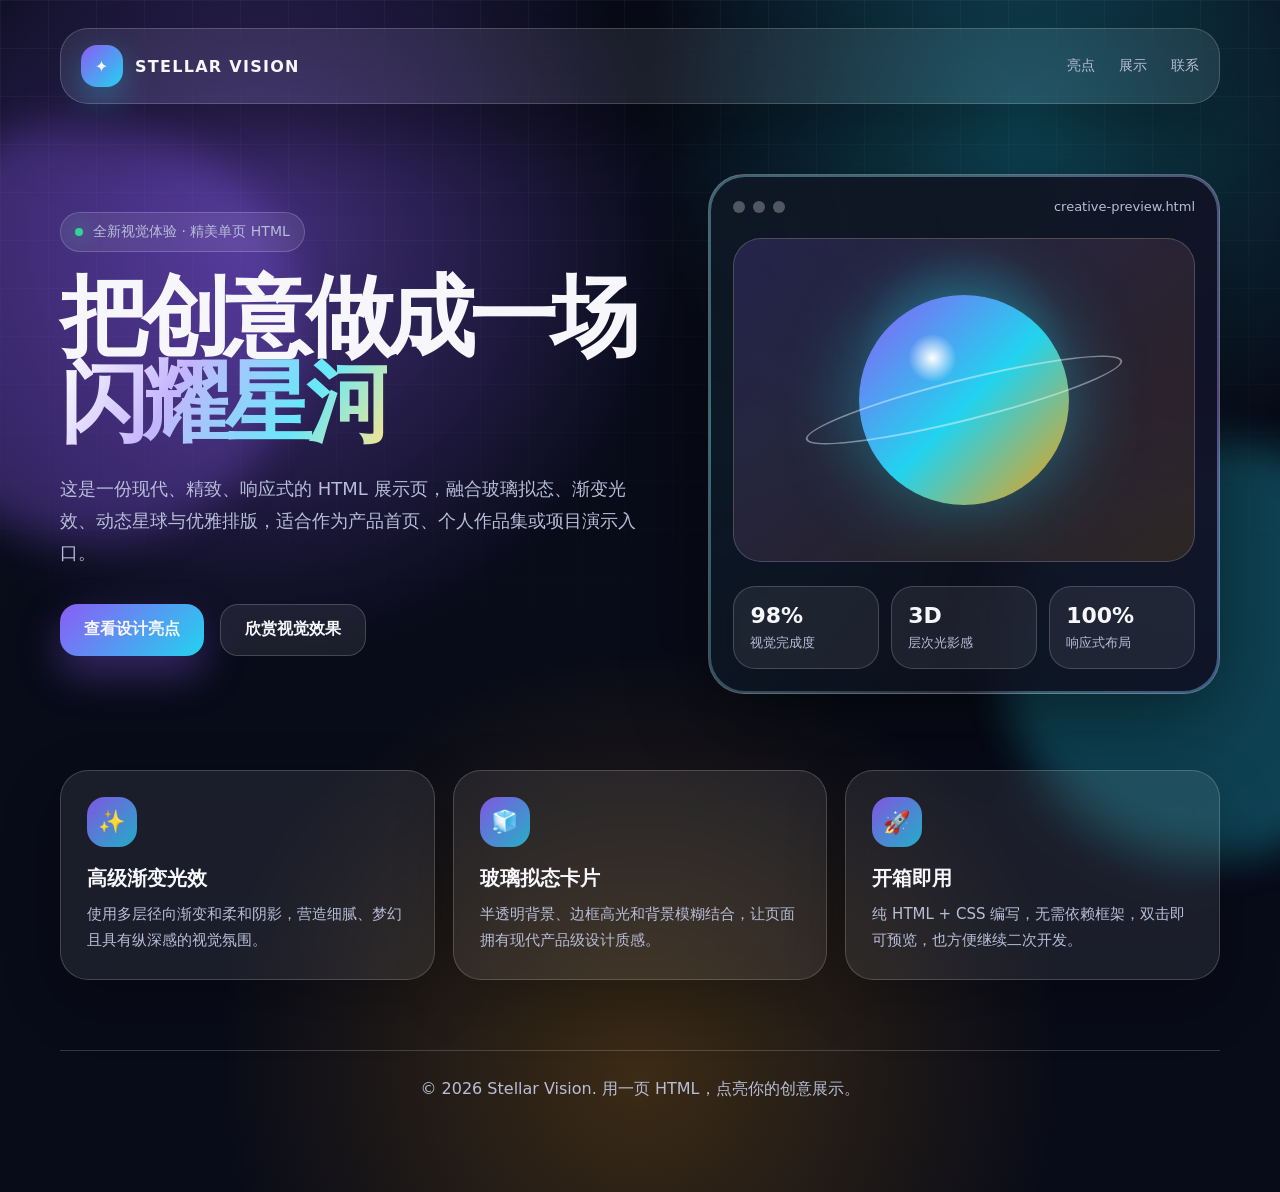
<file: exquisite_landing.html>
<!DOCTYPE html>
<html lang="zh-CN">
<head>
  <meta charset="UTF-8" />
  <meta name="viewport" content="width=device-width, initial-scale=1.0" />
  <title>星河之境 · 精美展示页</title>
  <style>
    * {
      box-sizing: border-box;
      margin: 0;
      padding: 0;
    }

    :root {
      --bg: #080b18;
      --card: rgba(255, 255, 255, 0.1);
      --line: rgba(255, 255, 255, 0.18);
      --text: #f7f7fb;
      --muted: #b8bed8;
      --primary: #8b5cf6;
      --secondary: #22d3ee;
      --accent: #f59e0b;
      --shadow: 0 24px 80px rgba(0, 0, 0, 0.45);
    }

    body {
      min-height: 100vh;
      font-family: "Inter", "Microsoft YaHei", "PingFang SC", system-ui, sans-serif;
      color: var(--text);
      background:
        radial-gradient(circle at 20% 20%, rgba(139, 92, 246, 0.45), transparent 30%),
        radial-gradient(circle at 80% 10%, rgba(34, 211, 238, 0.32), transparent 26%),
        radial-gradient(circle at 50% 90%, rgba(245, 158, 11, 0.22), transparent 34%),
        var(--bg);
      overflow-x: hidden;
    }

    body::before {
      content: "";
      position: fixed;
      inset: 0;
      pointer-events: none;
      background-image:
        linear-gradient(rgba(255,255,255,0.04) 1px, transparent 1px),
        linear-gradient(90deg, rgba(255,255,255,0.04) 1px, transparent 1px);
      background-size: 48px 48px;
      mask-image: linear-gradient(to bottom, black, transparent 80%);
    }

    .orb {
      position: fixed;
      width: 420px;
      height: 420px;
      border-radius: 999px;
      filter: blur(20px);
      opacity: 0.28;
      animation: float 10s ease-in-out infinite alternate;
      pointer-events: none;
    }

    .orb.one {
      left: -120px;
      top: 120px;
      background: var(--primary);
    }

    .orb.two {
      right: -140px;
      bottom: 40px;
      background: var(--secondary);
      animation-delay: -3s;
    }

    @keyframes float {
      from { transform: translateY(0) scale(1); }
      to { transform: translateY(-40px) scale(1.08); }
    }

    .page {
      position: relative;
      width: min(1160px, calc(100% - 40px));
      margin: 0 auto;
      padding: 28px 0 64px;
    }

    nav {
      display: flex;
      align-items: center;
      justify-content: space-between;
      gap: 20px;
      padding: 16px 20px;
      margin-bottom: 70px;
      border: 1px solid var(--line);
      border-radius: 28px;
      background: rgba(255, 255, 255, 0.08);
      backdrop-filter: blur(18px);
      box-shadow: var(--shadow);
    }

    .logo {
      display: flex;
      align-items: center;
      gap: 12px;
      font-weight: 800;
      letter-spacing: 0.08em;
    }

    .logo-mark {
      display: grid;
      place-items: center;
      width: 42px;
      height: 42px;
      border-radius: 16px;
      background: linear-gradient(135deg, var(--primary), var(--secondary));
      box-shadow: 0 12px 32px rgba(34, 211, 238, 0.32);
    }

    .nav-links {
      display: flex;
      gap: 24px;
      list-style: none;
      color: var(--muted);
      font-size: 14px;
    }

    .nav-links a {
      color: inherit;
      text-decoration: none;
      transition: color 0.2s ease;
    }

    .nav-links a:hover {
      color: var(--text);
    }

    .hero {
      display: grid;
      grid-template-columns: 1.08fr 0.92fr;
      align-items: center;
      gap: 48px;
    }

    .badge {
      display: inline-flex;
      align-items: center;
      gap: 10px;
      padding: 10px 14px;
      margin-bottom: 22px;
      border: 1px solid var(--line);
      border-radius: 999px;
      background: rgba(255, 255, 255, 0.08);
      color: var(--muted);
      font-size: 14px;
      backdrop-filter: blur(14px);
    }

    .badge span {
      width: 8px;
      height: 8px;
      border-radius: 50%;
      background: #34d399;
      box-shadow: 0 0 20px #34d399;
    }

    h1 {
      max-width: 720px;
      font-size: clamp(42px, 7vw, 88px);
      line-height: 0.98;
      letter-spacing: -0.07em;
    }

    .gradient-text {
      background: linear-gradient(120deg, #fff, #c4b5fd 35%, #67e8f9 72%, #fde68a);
      -webkit-background-clip: text;
      background-clip: text;
      color: transparent;
    }

    .subtitle {
      max-width: 620px;
      margin: 26px 0 34px;
      color: var(--muted);
      font-size: 18px;
      line-height: 1.8;
    }

    .actions {
      display: flex;
      flex-wrap: wrap;
      gap: 16px;
    }

    .btn {
      display: inline-flex;
      align-items: center;
      justify-content: center;
      min-height: 52px;
      padding: 0 24px;
      border-radius: 18px;
      border: 1px solid var(--line);
      color: var(--text);
      text-decoration: none;
      font-weight: 700;
      transition: transform 0.2s ease, box-shadow 0.2s ease, background 0.2s ease;
    }

    .btn:hover {
      transform: translateY(-3px);
    }

    .btn.primary {
      border: none;
      background: linear-gradient(135deg, var(--primary), var(--secondary));
      box-shadow: 0 18px 42px rgba(139, 92, 246, 0.36);
    }

    .btn.ghost {
      background: rgba(255, 255, 255, 0.08);
      backdrop-filter: blur(12px);
    }

    .showcase {
      position: relative;
      min-height: 520px;
      border: 1px solid var(--line);
      border-radius: 36px;
      background:
        linear-gradient(145deg, rgba(255,255,255,0.18), rgba(255,255,255,0.05)),
        rgba(255, 255, 255, 0.08);
      backdrop-filter: blur(20px);
      box-shadow: var(--shadow);
      overflow: hidden;
    }

    .showcase::before {
      content: "";
      position: absolute;
      inset: -2px;
      background: conic-gradient(from 180deg, transparent, rgba(34,211,238,0.5), transparent, rgba(139,92,246,0.55), transparent);
      animation: spin 8s linear infinite;
      opacity: 0.7;
    }

    .showcase::after {
      content: "";
      position: absolute;
      inset: 2px;
      border-radius: 34px;
      background: rgba(8, 11, 24, 0.86);
    }

    @keyframes spin {
      to { transform: rotate(360deg); }
    }

    .panel {
      position: absolute;
      z-index: 1;
      inset: 24px;
      display: grid;
      grid-template-rows: auto 1fr auto;
      gap: 24px;
    }

    .window-bar {
      display: flex;
      align-items: center;
      justify-content: space-between;
      color: var(--muted);
      font-size: 13px;
    }

    .dots {
      display: flex;
      gap: 8px;
    }

    .dots i {
      width: 12px;
      height: 12px;
      border-radius: 50%;
      background: rgba(255,255,255,0.28);
    }

    .visual-card {
      display: grid;
      place-items: center;
      border-radius: 28px;
      background:
        radial-gradient(circle at 50% 35%, rgba(34, 211, 238, 0.28), transparent 34%),
        linear-gradient(135deg, rgba(139, 92, 246, 0.18), rgba(245, 158, 11, 0.12));
      border: 1px solid var(--line);
      overflow: hidden;
    }

    .planet {
      position: relative;
      width: 210px;
      height: 210px;
      border-radius: 50%;
      background:
        radial-gradient(circle at 35% 30%, #fff, transparent 12%),
        linear-gradient(135deg, #8b5cf6, #22d3ee 52%, #f59e0b);
      box-shadow: 0 0 80px rgba(34, 211, 238, 0.45);
      animation: pulse 4s ease-in-out infinite;
    }

    .planet::before {
      content: "";
      position: absolute;
      inset: 84px -58px;
      border: 2px solid rgba(255,255,255,0.42);
      border-radius: 50%;
      transform: rotate(-14deg);
    }

    @keyframes pulse {
      50% { transform: translateY(-12px) scale(1.03); }
    }

    .stats {
      display: grid;
      grid-template-columns: repeat(3, 1fr);
      gap: 12px;
    }

    .stat {
      padding: 16px;
      border: 1px solid var(--line);
      border-radius: 22px;
      background: rgba(255, 255, 255, 0.07);
    }

    .stat strong {
      display: block;
      margin-bottom: 4px;
      font-size: 22px;
    }

    .stat small {
      color: var(--muted);
    }

    .features {
      display: grid;
      grid-template-columns: repeat(3, 1fr);
      gap: 18px;
      margin-top: 76px;
    }

    .feature {
      padding: 26px;
      border: 1px solid var(--line);
      border-radius: 28px;
      background: rgba(255, 255, 255, 0.08);
      backdrop-filter: blur(16px);
      box-shadow: 0 20px 60px rgba(0, 0, 0, 0.22);
    }

    .icon {
      display: grid;
      place-items: center;
      width: 50px;
      height: 50px;
      margin-bottom: 18px;
      border-radius: 18px;
      background: linear-gradient(135deg, rgba(139,92,246,0.9), rgba(34,211,238,0.8));
      font-size: 22px;
    }

    .feature h3 {
      margin-bottom: 10px;
      font-size: 20px;
    }

    .feature p {
      color: var(--muted);
      line-height: 1.7;
      font-size: 15px;
    }

    footer {
      margin-top: 70px;
      padding: 28px;
      text-align: center;
      color: var(--muted);
      border-top: 1px solid var(--line);
    }

    @media (max-width: 880px) {
      nav {
        align-items: flex-start;
        flex-direction: column;
        margin-bottom: 44px;
      }

      .nav-links {
        flex-wrap: wrap;
      }

      .hero {
        grid-template-columns: 1fr;
      }

      .showcase {
        min-height: 460px;
      }

      .features {
        grid-template-columns: 1fr;
      }
    }

    @media (max-width: 560px) {
      .page {
        width: min(100% - 24px, 1160px);
      }

      .stats {
        grid-template-columns: 1fr;
      }

      .planet {
        width: 160px;
        height: 160px;
      }

      .actions {
        flex-direction: column;
      }

      .btn {
        width: 100%;
      }
    }
  </style>
</head>
<body>
  <div class="orb one"></div>
  <div class="orb two"></div>

  <main class="page">
    <nav>
      <div class="logo">
        <div class="logo-mark">✦</div>
        <span>STELLAR VISION</span>
      </div>
      <ul class="nav-links">
        <li><a href="#features">亮点</a></li>
        <li><a href="#showcase">展示</a></li>
        <li><a href="#contact">联系</a></li>
      </ul>
    </nav>

    <section class="hero">
      <div>
        <div class="badge"><span></span>全新视觉体验 · 精美单页 HTML</div>
        <h1>把创意做成一场<span class="gradient-text">闪耀星河</span></h1>
        <p class="subtitle">
          这是一份现代、精致、响应式的 HTML 展示页，融合玻璃拟态、渐变光效、动态星球与优雅排版，适合作为产品首页、个人作品集或项目演示入口。
        </p>
        <div class="actions">
          <a class="btn primary" href="#features">查看设计亮点</a>
          <a class="btn ghost" href="#showcase">欣赏视觉效果</a>
        </div>
      </div>

      <section class="showcase" id="showcase" aria-label="视觉展示卡片">
        <div class="panel">
          <div class="window-bar">
            <div class="dots"><i></i><i></i><i></i></div>
            <span>creative-preview.html</span>
          </div>
          <div class="visual-card">
            <div class="planet"></div>
          </div>
          <div class="stats">
            <div class="stat"><strong>98%</strong><small>视觉完成度</small></div>
            <div class="stat"><strong>3D</strong><small>层次光影感</small></div>
            <div class="stat"><strong>100%</strong><small>响应式布局</small></div>
          </div>
        </div>
      </section>
    </section>

    <section class="features" id="features">
      <article class="feature">
        <div class="icon">✨</div>
        <h3>高级渐变光效</h3>
        <p>使用多层径向渐变和柔和阴影，营造细腻、梦幻且具有纵深感的视觉氛围。</p>
      </article>

      <article class="feature">
        <div class="icon">🧊</div>
        <h3>玻璃拟态卡片</h3>
        <p>半透明背景、边框高光和背景模糊结合，让页面拥有现代产品级设计质感。</p>
      </article>

      <article class="feature">
        <div class="icon">🚀</div>
        <h3>开箱即用</h3>
        <p>纯 HTML + CSS 编写，无需依赖框架，双击即可预览，也方便继续二次开发。</p>
      </article>
    </section>

    <footer id="contact">
      © 2026 Stellar Vision. 用一页 HTML，点亮你的创意展示。
    </footer>
  </main>
</body>
</html>
</file>
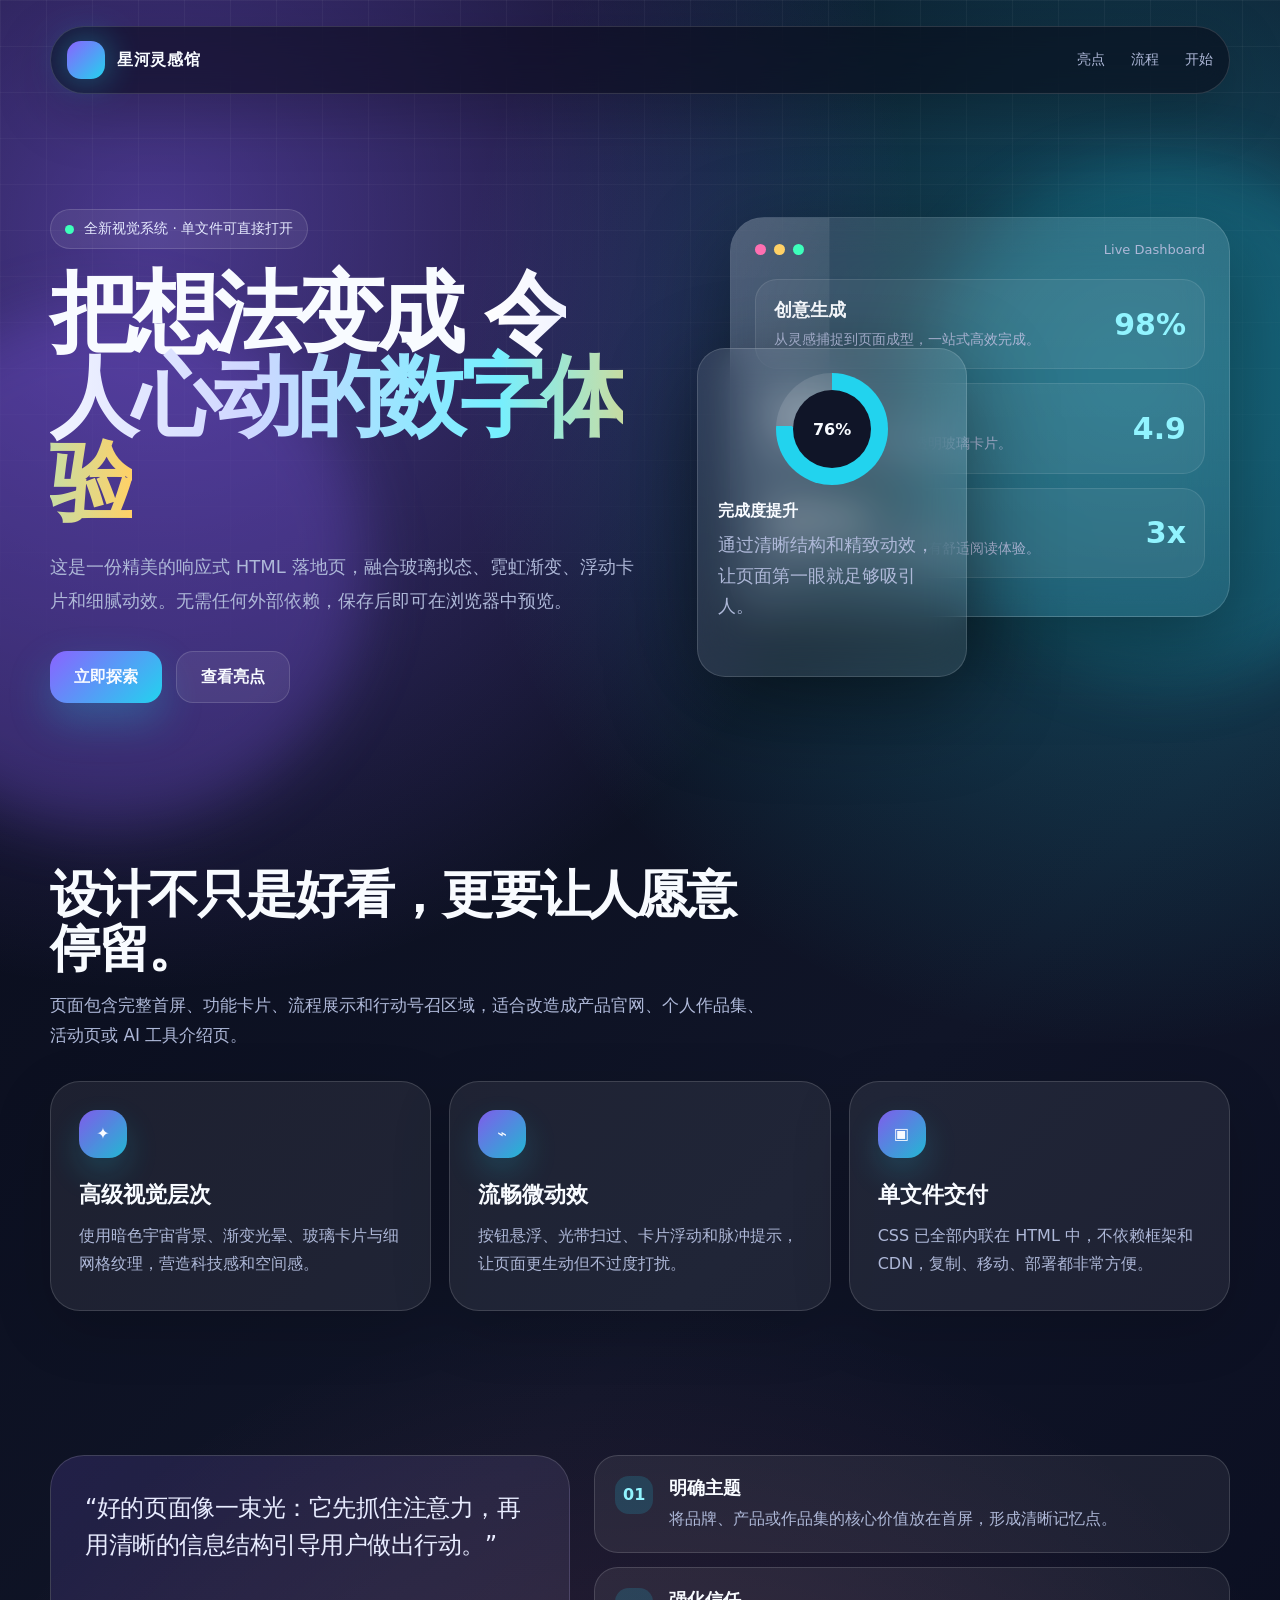
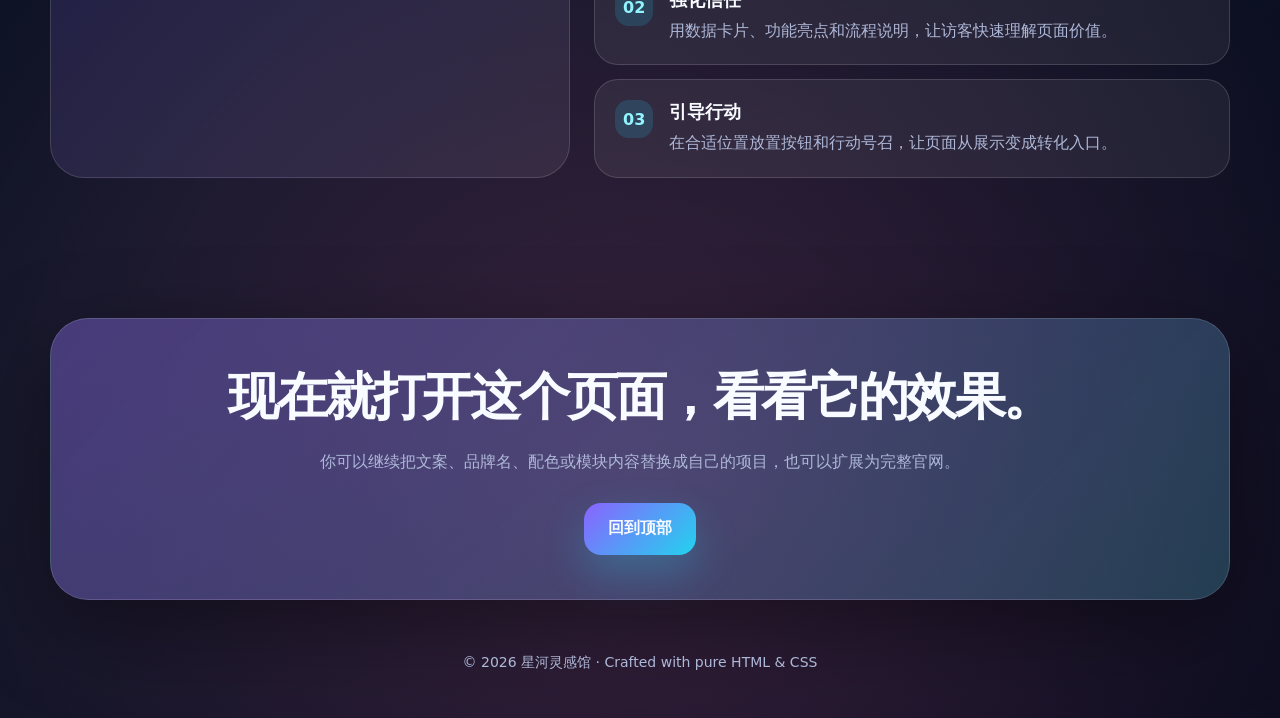
<file: exquisite_showcase.html>
<!DOCTYPE html>
<html lang="zh-CN">
<head>
  <meta charset="UTF-8" />
  <meta name="viewport" content="width=device-width, initial-scale=1.0" />
  <title>星河灵感馆 · 精美 HTML 页面</title>
  <style>
    :root {
      --bg: #070a18;
      --bg-soft: #101528;
      --text: #f8fbff;
      --muted: #aeb8d8;
      --line: rgba(255, 255, 255, 0.14);
      --glass: rgba(255, 255, 255, 0.08);
      --primary: #8a63ff;
      --cyan: #22d3ee;
      --gold: #ffd166;
      --pink: #ff6fb1;
      --shadow: 0 28px 90px rgba(0, 0, 0, 0.42);
    }

    * {
      box-sizing: border-box;
      margin: 0;
      padding: 0;
    }

    html {
      scroll-behavior: smooth;
    }

    body {
      min-height: 100vh;
      font-family: Inter, "PingFang SC", "Microsoft YaHei", system-ui, sans-serif;
      color: var(--text);
      background:
        radial-gradient(circle at 12% 10%, rgba(138, 99, 255, 0.5), transparent 32%),
        radial-gradient(circle at 88% 16%, rgba(34, 211, 238, 0.34), transparent 30%),
        radial-gradient(circle at 50% 90%, rgba(255, 111, 177, 0.18), transparent 36%),
        linear-gradient(135deg, #070a18 0%, #101528 55%, #080b1d 100%);
      overflow-x: hidden;
    }

    body::before {
      content: "";
      position: fixed;
      inset: 0;
      z-index: -2;
      background-image:
        linear-gradient(rgba(255, 255, 255, 0.045) 1px, transparent 1px),
        linear-gradient(90deg, rgba(255, 255, 255, 0.045) 1px, transparent 1px);
      background-size: 46px 46px;
      mask-image: linear-gradient(to bottom, #000 0%, transparent 82%);
    }

    .aurora {
      position: fixed;
      inset: auto auto 8% -12%;
      width: 520px;
      height: 520px;
      border-radius: 50%;
      background: rgba(138, 99, 255, 0.26);
      filter: blur(30px);
      z-index: -1;
      animation: drift 9s ease-in-out infinite;
    }

    .aurora.two {
      inset: 18% -12% auto auto;
      background: rgba(34, 211, 238, 0.2);
      animation-delay: -3s;
    }

    @keyframes drift {
      0%, 100% { transform: translate3d(0, 0, 0) scale(1); }
      50% { transform: translate3d(28px, -24px, 0) scale(1.08); }
    }

    .container {
      width: min(1180px, calc(100% - 40px));
      margin: 0 auto;
    }

    header {
      padding: 26px 0 0;
    }

    .nav {
      display: flex;
      align-items: center;
      justify-content: space-between;
      gap: 20px;
      padding: 14px 16px;
      border: 1px solid var(--line);
      border-radius: 999px;
      background: rgba(7, 10, 24, 0.58);
      backdrop-filter: blur(18px);
      box-shadow: 0 18px 60px rgba(0, 0, 0, 0.22);
    }

    .brand {
      display: flex;
      align-items: center;
      gap: 12px;
      font-weight: 900;
      letter-spacing: 0.04em;
    }

    .logo {
      width: 38px;
      height: 38px;
      border-radius: 14px;
      background: linear-gradient(135deg, var(--primary), var(--cyan));
      box-shadow: 0 0 35px rgba(34, 211, 238, 0.45);
    }

    .links {
      display: flex;
      gap: 26px;
      font-size: 14px;
      color: var(--muted);
    }

    .links a {
      color: inherit;
      text-decoration: none;
      transition: 0.2s ease;
    }

    .links a:hover {
      color: var(--text);
    }

    .hero {
      min-height: 78vh;
      display: grid;
      grid-template-columns: 1.05fr 0.95fr;
      align-items: center;
      gap: 58px;
      padding: 86px 0 64px;
    }

    .badge {
      display: inline-flex;
      align-items: center;
      gap: 10px;
      padding: 10px 14px;
      margin-bottom: 22px;
      border: 1px solid var(--line);
      border-radius: 999px;
      background: rgba(255, 255, 255, 0.07);
      color: #e6ebff;
      font-size: 14px;
    }

    .dot {
      width: 9px;
      height: 9px;
      border-radius: 50%;
      background: #3dffbb;
      box-shadow: 0 0 0 0 rgba(61, 255, 187, 0.62);
      animation: pulse 1.8s infinite;
    }

    @keyframes pulse {
      70% { box-shadow: 0 0 0 10px rgba(61, 255, 187, 0); }
      100% { box-shadow: 0 0 0 0 rgba(61, 255, 187, 0); }
    }

    h1 {
      max-width: 760px;
      font-size: clamp(44px, 7vw, 88px);
      line-height: 0.96;
      letter-spacing: -0.07em;
      margin-bottom: 26px;
    }

    .gradient-text {
      background: linear-gradient(90deg, #ffffff, #cfd7ff 38%, #75efff 72%, #ffd166);
      -webkit-background-clip: text;
      background-clip: text;
      color: transparent;
    }

    .hero p {
      max-width: 610px;
      color: var(--muted);
      font-size: 18px;
      line-height: 1.85;
      margin-bottom: 34px;
    }

    .actions {
      display: flex;
      flex-wrap: wrap;
      gap: 14px;
      align-items: center;
    }

    .btn {
      display: inline-flex;
      align-items: center;
      justify-content: center;
      min-height: 52px;
      padding: 0 24px;
      border-radius: 17px;
      color: var(--text);
      text-decoration: none;
      font-weight: 800;
      transition: transform 0.2s ease, box-shadow 0.2s ease;
    }

    .btn.primary {
      background: linear-gradient(135deg, var(--primary), var(--cyan));
      box-shadow: 0 18px 42px rgba(34, 211, 238, 0.26);
    }

    .btn.secondary {
      border: 1px solid var(--line);
      background: rgba(255, 255, 255, 0.07);
    }

    .btn:hover {
      transform: translateY(-3px);
    }

    .visual {
      position: relative;
      min-height: 530px;
    }

    .panel {
      position: absolute;
      inset: 26px 0 auto auto;
      width: min(500px, 100%);
      padding: 24px;
      border: 1px solid var(--line);
      border-radius: 34px;
      background: linear-gradient(180deg, rgba(255, 255, 255, 0.12), rgba(255, 255, 255, 0.055));
      backdrop-filter: blur(22px);
      box-shadow: var(--shadow);
      overflow: hidden;
    }

    .panel::after {
      content: "";
      position: absolute;
      inset: -2px;
      background: linear-gradient(120deg, transparent, rgba(255,255,255,.14), transparent);
      transform: translateX(-80%);
      animation: shine 4.6s ease-in-out infinite;
    }

    @keyframes shine {
      0%, 55% { transform: translateX(-90%); }
      100% { transform: translateX(90%); }
    }

    .panel > * {
      position: relative;
      z-index: 1;
    }

    .window-bar {
      display: flex;
      align-items: center;
      justify-content: space-between;
      margin-bottom: 22px;
      color: var(--muted);
      font-size: 13px;
    }

    .lights {
      display: flex;
      gap: 8px;
    }

    .lights span {
      width: 11px;
      height: 11px;
      border-radius: 50%;
      background: var(--pink);
    }

    .lights span:nth-child(2) { background: var(--gold); }
    .lights span:nth-child(3) { background: #3dffbb; }

    .metric {
      display: grid;
      grid-template-columns: 1fr auto;
      gap: 18px;
      align-items: center;
      padding: 18px;
      margin-bottom: 14px;
      border: 1px solid rgba(255, 255, 255, 0.1);
      border-radius: 22px;
      background: rgba(255, 255, 255, 0.06);
    }

    .metric strong {
      display: block;
      margin-bottom: 6px;
      font-size: 18px;
    }

    .metric span {
      color: var(--muted);
      font-size: 14px;
      line-height: 1.6;
    }

    .number {
      font-size: 30px;
      font-weight: 900;
      color: #91f4ff;
    }

    .floating-card {
      position: absolute;
      left: 0;
      bottom: 44px;
      width: 270px;
      padding: 20px;
      border: 1px solid var(--line);
      border-radius: 28px;
      background: rgba(255, 255, 255, 0.09);
      backdrop-filter: blur(20px);
      box-shadow: var(--shadow);
      animation: cardFloat 6s ease-in-out infinite;
    }

    @keyframes cardFloat {
      0%, 100% { transform: translateY(0); }
      50% { transform: translateY(-14px); }
    }

    .ring {
      width: 112px;
      height: 112px;
      margin: 4px auto 16px;
      border-radius: 50%;
      background: conic-gradient(var(--cyan) 0 76%, rgba(255,255,255,.12) 76% 100%);
      display: grid;
      place-items: center;
    }

    .ring::before {
      content: "76%";
      width: 78px;
      height: 78px;
      border-radius: 50%;
      display: grid;
      place-items: center;
      background: #101528;
      font-weight: 900;
    }

    .section {
      padding: 72px 0;
    }

    .section-title {
      max-width: 720px;
      margin-bottom: 30px;
    }

    .section-title h2 {
      font-size: clamp(30px, 4vw, 52px);
      line-height: 1.05;
      letter-spacing: -0.04em;
      margin-bottom: 14px;
    }

    .section-title p {
      color: var(--muted);
      line-height: 1.8;
      font-size: 17px;
    }

    .cards {
      display: grid;
      grid-template-columns: repeat(3, 1fr);
      gap: 18px;
    }

    .card {
      padding: 28px;
      min-height: 230px;
      border: 1px solid var(--line);
      border-radius: 30px;
      background: rgba(255, 255, 255, 0.07);
      box-shadow: 0 18px 60px rgba(0,0,0,.16);
      transition: transform 0.2s ease, background 0.2s ease;
    }

    .card:hover {
      transform: translateY(-8px);
      background: rgba(255, 255, 255, 0.1);
    }

    .icon {
      width: 48px;
      height: 48px;
      margin-bottom: 22px;
      display: grid;
      place-items: center;
      border-radius: 18px;
      background: linear-gradient(135deg, rgba(138, 99, 255, .9), rgba(34, 211, 238, .85));
      box-shadow: 0 15px 32px rgba(34, 211, 238, 0.18);
    }

    .card h3 {
      font-size: 22px;
      margin-bottom: 12px;
    }

    .card p {
      color: var(--muted);
      line-height: 1.75;
    }

    .showcase {
      display: grid;
      grid-template-columns: 0.9fr 1.1fr;
      gap: 24px;
      align-items: stretch;
    }

    .quote {
      padding: 34px;
      border: 1px solid var(--line);
      border-radius: 34px;
      background: linear-gradient(135deg, rgba(138, 99, 255, 0.16), rgba(255, 255, 255, 0.07));
    }

    .quote p {
      color: #e8ecff;
      font-size: 24px;
      line-height: 1.55;
      letter-spacing: -0.02em;
    }

    .timeline {
      display: grid;
      gap: 14px;
    }

    .step {
      display: grid;
      grid-template-columns: auto 1fr;
      gap: 16px;
      padding: 20px;
      border: 1px solid var(--line);
      border-radius: 24px;
      background: rgba(255, 255, 255, 0.065);
    }

    .step b {
      width: 38px;
      height: 38px;
      display: grid;
      place-items: center;
      border-radius: 14px;
      background: rgba(34, 211, 238, 0.16);
      color: #91f4ff;
    }

    .step h4 {
      margin-bottom: 6px;
      font-size: 18px;
    }

    .step p {
      color: var(--muted);
      line-height: 1.65;
    }

    .cta {
      margin: 68px 0 28px;
      padding: 44px;
      border: 1px solid var(--line);
      border-radius: 38px;
      background:
        linear-gradient(135deg, rgba(138, 99, 255, 0.32), rgba(34, 211, 238, 0.16)),
        rgba(255, 255, 255, 0.07);
      text-align: center;
      box-shadow: var(--shadow);
    }

    .cta h2 {
      font-size: clamp(30px, 4vw, 54px);
      letter-spacing: -0.05em;
      margin-bottom: 16px;
    }

    .cta p {
      max-width: 680px;
      margin: 0 auto 26px;
      color: var(--muted);
      line-height: 1.8;
    }

    footer {
      padding: 26px 0 46px;
      color: var(--muted);
      text-align: center;
      font-size: 14px;
    }

    @media (max-width: 900px) {
      .hero,
      .showcase {
        grid-template-columns: 1fr;
      }

      .visual {
        min-height: 560px;
      }

      .cards {
        grid-template-columns: 1fr;
      }

      .links {
        display: none;
      }
    }

    @media (max-width: 560px) {
      .container {
        width: min(100% - 24px, 1180px);
      }

      .hero {
        padding-top: 58px;
      }

      .panel {
        position: relative;
        inset: auto;
      }

      .floating-card {
        position: relative;
        left: auto;
        bottom: auto;
        width: 100%;
        margin-top: 16px;
      }

      .visual {
        min-height: auto;
      }

      .cta {
        padding: 30px 20px;
      }
    }
  </style>
</head>
<body>
  <div class="aurora"></div>
  <div class="aurora two"></div>

  <header class="container">
    <nav class="nav">
      <div class="brand"><span class="logo"></span>星河灵感馆</div>
      <div class="links">
        <a href="#features">亮点</a>
        <a href="#process">流程</a>
        <a href="#contact">开始</a>
      </div>
    </nav>
  </header>

  <main>
    <section class="container hero">
      <div>
        <div class="badge"><span class="dot"></span>全新视觉系统 · 单文件可直接打开</div>
        <h1>把想法变成 <span class="gradient-text">令人心动的数字体验</span></h1>
        <p>这是一份精美的响应式 HTML 落地页，融合玻璃拟态、霓虹渐变、浮动卡片和细腻动效。无需任何外部依赖，保存后即可在浏览器中预览。</p>
        <div class="actions">
          <a class="btn primary" href="#contact">立即探索</a>
          <a class="btn secondary" href="#features">查看亮点</a>
        </div>
      </div>

      <div class="visual" aria-label="产品数据展示">
        <div class="panel">
          <div class="window-bar">
            <div class="lights"><span></span><span></span><span></span></div>
            <span>Live Dashboard</span>
          </div>
          <div class="metric">
            <div><strong>创意生成</strong><span>从灵感捕捉到页面成型，一站式高效完成。</span></div>
            <div class="number">98%</div>
          </div>
          <div class="metric">
            <div><strong>视觉质感</strong><span>多层渐变、柔和阴影和透明玻璃卡片。</span></div>
            <div class="number">4.9</div>
          </div>
          <div class="metric">
            <div><strong>响应式布局</strong><span>桌面端、平板与手机均拥有舒适阅读体验。</span></div>
            <div class="number">3x</div>
          </div>
        </div>

        <div class="floating-card">
          <div class="ring"></div>
          <strong>完成度提升</strong>
          <p style="margin-top: 8px; color: var(--muted); line-height: 1.7;">通过清晰结构和精致动效，让页面第一眼就足够吸引人。</p>
        </div>
      </div>
    </section>

    <section id="features" class="container section">
      <div class="section-title">
        <h2>设计不只是好看，更要让人愿意停留。</h2>
        <p>页面包含完整首屏、功能卡片、流程展示和行动号召区域，适合改造成产品官网、个人作品集、活动页或 AI 工具介绍页。</p>
      </div>

      <div class="cards">
        <article class="card">
          <div class="icon">✦</div>
          <h3>高级视觉层次</h3>
          <p>使用暗色宇宙背景、渐变光晕、玻璃卡片与细网格纹理，营造科技感和空间感。</p>
        </article>
        <article class="card">
          <div class="icon">⌁</div>
          <h3>流畅微动效</h3>
          <p>按钮悬浮、光带扫过、卡片浮动和脉冲提示，让页面更生动但不过度打扰。</p>
        </article>
        <article class="card">
          <div class="icon">▣</div>
          <h3>单文件交付</h3>
          <p>CSS 已全部内联在 HTML 中，不依赖框架和 CDN，复制、移动、部署都非常方便。</p>
        </article>
      </div>
    </section>

    <section id="process" class="container section">
      <div class="showcase">
        <div class="quote">
          <p>“好的页面像一束光：它先抓住注意力，再用清晰的信息结构引导用户做出行动。”</p>
        </div>
        <div class="timeline">
          <div class="step"><b>01</b><div><h4>明确主题</h4><p>将品牌、产品或作品集的核心价值放在首屏，形成清晰记忆点。</p></div></div>
          <div class="step"><b>02</b><div><h4>强化信任</h4><p>用数据卡片、功能亮点和流程说明，让访客快速理解页面价值。</p></div></div>
          <div class="step"><b>03</b><div><h4>引导行动</h4><p>在合适位置放置按钮和行动号召，让页面从展示变成转化入口。</p></div></div>
        </div>
      </div>
    </section>

    <section id="contact" class="container">
      <div class="cta">
        <h2>现在就打开这个页面，看看它的效果。</h2>
        <p>你可以继续把文案、品牌名、配色或模块内容替换成自己的项目，也可以扩展为完整官网。</p>
        <a class="btn primary" href="#">回到顶部</a>
      </div>
    </section>
  </main>

  <footer class="container">
    © 2026 星河灵感馆 · Crafted with pure HTML & CSS
  </footer>
</body>
</html>
</file>
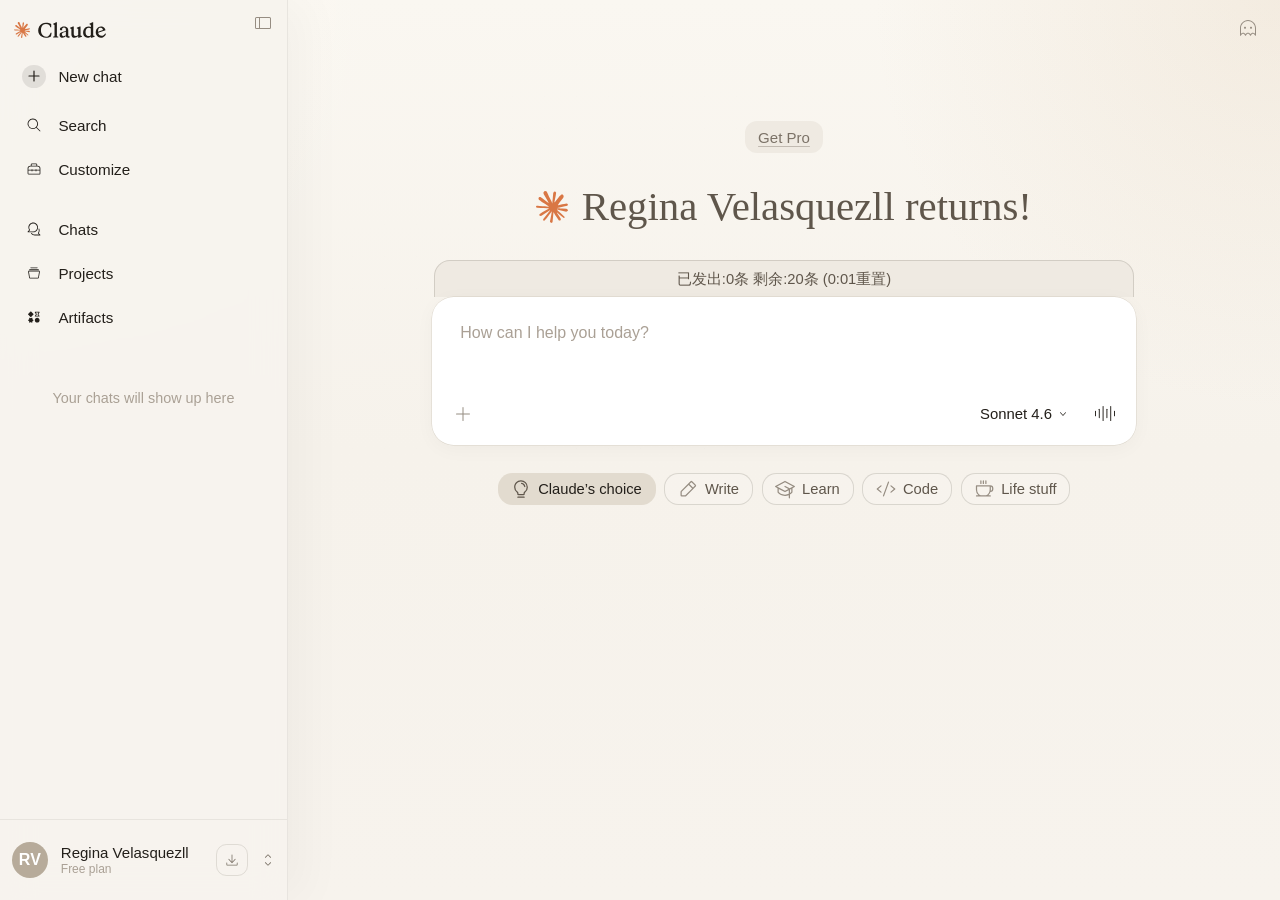
<file: templates/claude_clone.html>
<!DOCTYPE html>
<html lang="en-US" data-theme="claude" data-mode="light">
<head>
    <meta charset="UTF-8">
    <meta name="viewport" content="width=device-width,initial-scale=1,viewport-fit=cover">
    <title>Claude Replica</title>
    <meta name="description" content="Static Claude-style chat homepage replica.">
    <style>
        :root {
            color-scheme: light;
            --bg-000: #ffffff;
            --bg-050: #fbfaf8;
            --bg-100: #f7f4ee;
            --bg-200: #efeae2;
            --bg-250: #ebe5db;
            --bg-300: #e2dbcf;
            --bg-400: #d5ccbf;
            --text-000: #14110d;
            --text-100: #231f1a;
            --text-200: #5f564b;
            --text-300: #7b7267;
            --text-400: #968d82;
            --text-500: #aaa095;
            --border-100: rgba(40, 28, 15, 0.07);
            --border-200: rgba(40, 28, 15, 0.1);
            --border-300: rgba(40, 28, 15, 0.14);
            --border-400: rgba(40, 28, 15, 0.18);
            --accent-brand: #d97745;
            --accent-brand-soft: rgba(217, 119, 69, 0.12);
            --shadow-soft: 0 10px 40px rgba(38, 27, 15, 0.06);
            --shadow-card: 0 18px 48px rgba(38, 27, 15, 0.08);
            --sidebar-width: 18rem;
            --sidebar-collapsed-width: 5.5rem;
            --radius-xl: 22px;
            --radius-lg: 18px;
            --radius-md: 14px;
            --font-ui: "Aptos", "Segoe UI Variable Text", "PingFang SC", "Microsoft YaHei UI", sans-serif;
            --font-display: "Georgia", "Times New Roman", serif;
        }

        * {
            box-sizing: border-box;
        }

        html,
        body {
            height: 100%;
            margin: 0;
        }

        body {
            min-height: 100vh;
            overflow: hidden;
            font-family: var(--font-ui);
            color: var(--text-100);
            background:
                radial-gradient(circle at top left, rgba(255, 252, 245, 0.96) 0%, rgba(255, 252, 245, 0) 24%),
                radial-gradient(circle at top right, rgba(222, 200, 171, 0.24) 0%, rgba(222, 200, 171, 0) 26%),
                linear-gradient(180deg, #faf7f1 0%, #f6f2eb 50%, #f7f3ed 100%);
        }

        body::before {
            content: "";
            position: fixed;
            inset: 0;
            pointer-events: none;
            background-image:
                linear-gradient(to right, rgba(46, 33, 18, 0.035) 1px, transparent 1px),
                linear-gradient(to bottom, rgba(46, 33, 18, 0.035) 1px, transparent 1px);
            background-size: 32px 32px;
            mask-image: radial-gradient(circle at 50% 42%, rgba(0, 0, 0, 0.3) 0%, rgba(0, 0, 0, 0) 72%);
            opacity: 0.45;
        }

        button,
        a,
        [contenteditable="true"] {
            -webkit-tap-highlight-color: transparent;
        }

        button {
            font: inherit;
            color: inherit;
            background: none;
            border: 0;
            cursor: pointer;
        }

        a {
            color: inherit;
            text-decoration: none;
        }

        svg {
            display: block;
        }

        .app-shell {
            display: grid;
            grid-template-columns: var(--sidebar-width) minmax(0, 1fr);
            height: 100vh;
            position: relative;
        }

        .sidebar-shell {
            position: relative;
            width: var(--sidebar-width);
            transition: width 160ms ease, transform 180ms ease;
            z-index: 20;
        }

        .sidebar {
            position: fixed;
            inset: 0 auto 0 0;
            width: inherit;
            display: flex;
            flex-direction: column;
            background: rgba(247, 244, 238, 0.92);
            border-right: 1px solid var(--border-100);
            backdrop-filter: blur(16px);
            -webkit-backdrop-filter: blur(16px);
            box-shadow: 18px 0 42px rgba(32, 22, 12, 0.03);
        }

        .sidebar-head {
            position: relative;
            display: flex;
            align-items: center;
            padding: 0.65rem 0.75rem 0 0.85rem;
            min-height: 3.1rem;
        }

        .brand {
            display: inline-flex;
            align-items: center;
            gap: 0.55rem;
            height: 2rem;
            min-width: 0;
            overflow: hidden;
            color: var(--text-100);
        }

        .brand-spark {
            flex: 0 0 auto;
            width: 1rem;
            height: 1rem;
            color: var(--accent-brand);
        }

        .brand-wordmark {
            width: 4.25rem;
            height: 1rem;
            flex: 0 0 auto;
        }

        .icon-button,
        .ghost-nav,
        .nav-link,
        .panel-pill,
        .category-button,
        .user-card,
        .mobile-menu-button,
        .model-button {
            border-radius: 0.9rem;
            transition:
                background-color 90ms ease,
                color 90ms ease,
                border-color 90ms ease,
                transform 90ms ease,
                opacity 120ms ease;
        }

        .icon-button {
            width: 2rem;
            height: 2rem;
            display: inline-flex;
            align-items: center;
            justify-content: center;
            color: var(--text-400);
        }

        .icon-button:hover,
        .ghost-nav:hover,
        .nav-link:hover,
        .model-button:hover,
        .voice-button:hover {
            background: var(--bg-200);
            color: var(--text-100);
        }

        .sidebar-toggle {
            position: absolute;
            right: 0.5rem;
            top: 0.45rem;
        }

        .sidebar-body {
            flex: 1;
            min-height: 0;
            display: flex;
            flex-direction: column;
            overflow: hidden;
        }

        .sidebar-group {
            padding: 0.3rem 0.5rem 0;
        }

        .nav-link {
            width: 100%;
            min-height: 2.75rem;
            display: flex;
            align-items: center;
            gap: 0.8rem;
            padding: 0.6rem 0.9rem;
            color: var(--text-100);
        }

        .nav-link .nav-icon-wrap {
            width: 1.45rem;
            height: 1.45rem;
            border-radius: 999px;
            display: inline-flex;
            align-items: center;
            justify-content: center;
            flex: 0 0 auto;
            color: inherit;
        }

        .nav-link.primary-link .nav-icon-wrap {
            background: rgba(35, 31, 26, 0.1);
        }

        .nav-link:hover .nav-icon-wrap {
            transform: scale(1.04) rotate(-2deg);
        }

        .nav-copy {
            min-width: 0;
            flex: 1;
            display: flex;
            align-items: center;
            gap: 0.5rem;
        }

        .nav-label,
        .brand-wordmark,
        .shortcut,
        .user-copy,
        .download-apps,
        .user-chevron,
        .empty-state,
        .nav-divider {
            transition: opacity 110ms ease, transform 110ms ease, width 110ms ease;
        }

        .nav-label {
            min-width: 0;
            font-size: 0.95rem;
            white-space: nowrap;
            overflow: hidden;
            text-overflow: ellipsis;
        }

        .shortcut {
            font-size: 0.74rem;
            color: var(--text-500);
            opacity: 0;
            flex: 0 0 auto;
            white-space: nowrap;
        }

        .nav-link:hover .shortcut {
            opacity: 1;
        }

        .sidebar-group.scroller {
            flex: 1;
            min-height: 0;
            overflow: auto;
            padding-top: 1rem;
        }

        .sidebar-group.scroller::-webkit-scrollbar {
            width: 8px;
        }

        .sidebar-group.scroller::-webkit-scrollbar-thumb {
            background: rgba(70, 56, 42, 0.15);
            border-radius: 999px;
        }

        .empty-state {
            margin: 1.2rem 0.55rem 0;
            padding: 2rem 1rem;
            text-align: center;
            color: var(--text-500);
            font-size: 0.9rem;
        }

        .sidebar-footer {
            border-top: 1px solid var(--border-100);
            padding: 0;
        }

        .user-card {
            width: 100%;
            min-height: 5rem;
            display: flex;
            align-items: center;
            gap: 0.8rem;
            padding: 0.65rem 0.75rem;
            border-radius: 0;
        }

        .user-card:hover {
            background: rgba(233, 226, 215, 0.55);
        }

        .avatar {
            width: 2.25rem;
            height: 2.25rem;
            border-radius: 999px;
            display: inline-flex;
            align-items: center;
            justify-content: center;
            background: #b7ab9a;
            color: #fff;
            font-weight: 700;
            letter-spacing: 0.02em;
            flex: 0 0 auto;
        }

        .user-copy {
            min-width: 0;
            flex: 1;
            display: flex;
            flex-direction: column;
            gap: 0.1rem;
            text-align: left;
        }

        .user-name {
            font-size: 0.94rem;
            white-space: nowrap;
            overflow: hidden;
            text-overflow: ellipsis;
        }

        .user-plan {
            font-size: 0.75rem;
            color: var(--text-500);
        }

        .download-apps {
            width: 2rem;
            height: 2rem;
            border-radius: 0.65rem;
            display: inline-flex;
            align-items: center;
            justify-content: center;
            border: 1px solid rgba(55, 40, 25, 0.12);
            color: var(--text-300);
            flex: 0 0 auto;
        }

        .download-apps:hover {
            background: var(--bg-200);
            border-color: transparent;
        }

        .user-chevron {
            color: var(--text-300);
            flex: 0 0 auto;
        }

        .workspace {
            position: relative;
            min-width: 0;
            min-height: 100vh;
            overflow: hidden auto;
        }

        .workspace-inner {
            min-height: 100%;
            display: flex;
            flex-direction: column;
            align-items: center;
            padding: clamp(1rem, 2vw, 1.4rem) clamp(1rem, 2.6vw, 2rem) 3rem;
        }

        .mobile-menu-button {
            display: none;
            position: fixed;
            left: 1rem;
            top: 0.95rem;
            z-index: 24;
            width: 2.4rem;
            height: 2.4rem;
            align-items: center;
            justify-content: center;
            background: rgba(255, 255, 255, 0.92);
            border: 1px solid var(--border-200);
            box-shadow: var(--shadow-soft);
        }

        .utility-corner {
            position: fixed;
            right: 0.9rem;
            top: 0.7rem;
            z-index: 14;
        }

        .utility-corner .icon-button {
            width: 2.15rem;
            height: 2.15rem;
            background: transparent;
        }

        .main-center {
            width: 100%;
            max-width: 44rem;
            margin-top: clamp(3.5rem, 11vh, 7rem);
            display: flex;
            flex-direction: column;
            align-items: center;
            gap: 1.55rem;
        }

        .panel-pill {
            display: inline-flex;
            align-items: center;
            gap: 0.4rem;
            min-height: 2rem;
            padding: 0 0.8rem;
            border-radius: 0.75rem;
            background: var(--bg-200);
            color: var(--text-300);
            font-size: 0.94rem;
            user-select: none;
        }

        .panel-pill a {
            text-decoration: underline;
            text-underline-offset: 0.2rem;
            text-decoration-color: rgba(123, 114, 103, 0.4);
        }

        .hero {
            display: flex;
            align-items: center;
            gap: 0.85rem;
            color: var(--text-200);
            font-family: var(--font-display);
            font-size: clamp(1.9rem, 1.2rem + 2vw, 2.55rem);
            line-height: 1.4;
            text-align: center;
        }

        .hero-icon {
            width: 2rem;
            height: 2rem;
            color: var(--accent-brand);
            flex: 0 0 auto;
        }

        .hero-title {
            white-space: nowrap;
            user-select: none;
        }

        .composer-stack {
            width: 100%;
        }

        .counter-wrap {
            padding-inline: 0.15rem;
        }

        .counter-card {
            border: 1px solid var(--border-300);
            border-bottom: 0;
            border-radius: 1rem 1rem 0 0;
            background: var(--bg-200);
            padding: 0.55rem 0.95rem 0.5rem;
            font-size: 0.92rem;
            color: var(--text-200);
            text-align: center;
        }

        .counter-meta {
            display: flex;
            flex-direction: column;
            gap: 0.1rem;
        }

        .composer-card {
            position: relative;
            border-radius: 1.35rem;
            background: var(--bg-000);
            padding: 0.95rem;
            box-shadow:
                0 0.25rem 1.25rem rgba(20, 17, 13, 0.035),
                0 0 0 0.5px rgba(80, 60, 30, 0.15);
        }

        .composer-card:hover,
        .composer-card:focus-within {
            box-shadow:
                0 0.25rem 1.35rem rgba(20, 17, 13, 0.075),
                0 0 0 0.5px rgba(80, 60, 30, 0.22);
        }

        .editor-shell {
            position: relative;
            min-height: 5.35rem;
            display: flex;
            align-items: stretch;
        }

        .editor {
            width: 100%;
            min-height: 5.35rem;
            max-height: 24rem;
            overflow: auto;
            padding: 0.7rem 0.72rem 0.8rem;
            outline: none;
            font-size: 1rem;
            line-height: 1.55;
            color: var(--text-100);
            white-space: pre-wrap;
            word-break: break-word;
        }

        .editor::-webkit-scrollbar {
            width: 8px;
        }

        .editor::-webkit-scrollbar-thumb {
            background: rgba(60, 45, 28, 0.12);
            border-radius: 999px;
        }

        .editor-placeholder {
            position: absolute;
            left: 0.82rem;
            top: 0.75rem;
            color: var(--text-500);
            pointer-events: none;
        }

        .composer-footer {
            display: flex;
            align-items: center;
            justify-content: space-between;
            gap: 0.8rem;
        }

        .composer-left,
        .composer-right {
            display: flex;
            align-items: center;
            gap: 0.5rem;
            min-width: 0;
        }

        .model-button {
            min-height: 2rem;
            display: inline-flex;
            align-items: center;
            gap: 0.3rem;
            padding: 0 0.75rem;
            color: var(--text-100);
            font-size: 0.93rem;
            white-space: nowrap;
        }

        .voice-button {
            width: 2rem;
            height: 2rem;
            display: inline-flex;
            align-items: center;
            justify-content: center;
            border-radius: 0.7rem;
            color: var(--text-100);
            transition: background-color 100ms ease;
        }

        .category-list {
            width: 100%;
            display: flex;
            flex-wrap: wrap;
            align-items: center;
            justify-content: center;
            gap: 0.55rem;
            margin: 0;
            padding: 0.2rem 0 0;
            list-style: none;
        }

        .category-button {
            height: 2rem;
            display: inline-flex;
            align-items: center;
            gap: 0.42rem;
            padding: 0 0.8rem;
            border: 1px solid var(--border-300);
            background: rgba(247, 244, 238, 0.86);
            color: var(--text-200);
            font-size: 0.92rem;
            white-space: nowrap;
        }

        .category-button:hover,
        .category-button[aria-selected="true"] {
            background: var(--bg-300);
            border-color: transparent;
            color: var(--text-100);
        }

        .category-button svg {
            color: var(--text-400);
        }

        .category-button:hover svg,
        .category-button[aria-selected="true"] svg {
            color: var(--text-200);
        }

        .backdrop {
            display: none;
            position: fixed;
            inset: 0;
            background: rgba(23, 18, 13, 0.28);
            z-index: 18;
        }

        .desktop-collapsed .app-shell {
            grid-template-columns: var(--sidebar-collapsed-width) minmax(0, 1fr);
        }

        .desktop-collapsed .sidebar-shell {
            width: var(--sidebar-collapsed-width);
        }

        .desktop-collapsed .brand-wordmark,
        .desktop-collapsed .nav-label,
        .desktop-collapsed .shortcut,
        .desktop-collapsed .empty-state,
        .desktop-collapsed .user-copy,
        .desktop-collapsed .download-apps,
        .desktop-collapsed .user-chevron {
            opacity: 0;
            width: 0;
            transform: translateX(-6px);
            overflow: hidden;
            pointer-events: none;
        }

        .desktop-collapsed .brand {
            justify-content: center;
            width: 100%;
        }

        .desktop-collapsed .sidebar-head {
            padding-inline: 0.4rem;
            justify-content: center;
        }

        .desktop-collapsed .sidebar-toggle {
            right: 0.15rem;
        }

        .desktop-collapsed .nav-link {
            justify-content: center;
            padding-inline: 0.45rem;
        }

        .desktop-collapsed .nav-copy {
            flex: 0 0 auto;
        }

        .desktop-collapsed .user-card {
            justify-content: center;
            padding-inline: 0.4rem;
        }

        .desktop-collapsed .user-card .avatar {
            margin: 0;
        }

        @media (max-width: 980px) {
            body {
                overflow: auto;
            }

            .app-shell {
                grid-template-columns: 1fr;
                min-height: 100vh;
                height: auto;
            }

            .mobile-menu-button {
                display: inline-flex;
            }

            .sidebar-shell {
                position: fixed;
                inset: 0 auto 0 0;
                width: min(18rem, calc(100vw - 2.8rem));
                transform: translateX(-102%);
                box-shadow: none;
            }

            .sidebar-shell.mobile-open {
                transform: translateX(0);
            }

            .sidebar {
                width: min(18rem, calc(100vw - 2.8rem));
                box-shadow: var(--shadow-card);
            }

            .workspace {
                min-height: 100vh;
                padding-bottom: 2rem;
            }

            .workspace-inner {
                padding-inline: 0.75rem;
            }

            .main-center {
                margin-top: 4.8rem;
                max-width: 100%;
                gap: 1.25rem;
            }

            .hero {
                font-size: clamp(1.5rem, 5vw, 2rem);
                gap: 0.6rem;
            }

            .hero-title {
                white-space: normal;
            }

            .composer-card {
                padding: 0.8rem;
            }

            .category-list {
                justify-content: flex-start;
            }

            .backdrop.mobile-visible {
                display: block;
            }
        }

        @media (max-width: 640px) {
            .counter-card {
                font-size: 0.84rem;
            }

            .composer-footer {
                flex-wrap: wrap;
            }

            .composer-right {
                width: 100%;
                justify-content: space-between;
            }

            .model-button {
                padding-left: 0.55rem;
                padding-right: 0.55rem;
            }
        }
    </style>
</head>
<body>
    <button class="mobile-menu-button" id="mobileMenuButton" type="button" aria-label="Open sidebar">
        <svg width="20" height="20" viewBox="0 0 20 20" fill="currentColor" aria-hidden="true">
            <path d="M3 5.5A.5.5 0 0 1 3.5 5h13a.5.5 0 0 1 0 1h-13A.5.5 0 0 1 3 5.5Zm0 4.5a.5.5 0 0 1 .5-.5h13a.5.5 0 0 1 0 1h-13A.5.5 0 0 1 3 10Zm.5 4a.5.5 0 0 0 0 1h13a.5.5 0 0 0 0-1h-13Z"></path>
        </svg>
    </button>

    <div class="utility-corner">
        <button class="icon-button" type="button" aria-label="Use incognito">
            <svg width="20" height="20" viewBox="0 0 20 20" fill="currentColor" aria-hidden="true">
                <g>
                    <path d="M6.99951 8.66672C7.5518 8.66672 7.99951 9.11443 7.99951 9.66672C7.9993 10.2188 7.55166 10.6667 6.99951 10.6667C6.44736 10.6667 5.99973 10.2188 5.99951 9.66672C5.99951 9.11443 6.44723 8.66672 6.99951 8.66672Z"></path>
                    <path d="M12.9995 8.66672C13.5518 8.66672 13.9995 9.11443 13.9995 9.66672C13.9993 10.2188 13.5517 10.6667 12.9995 10.6667C12.4474 10.6667 11.9997 10.2188 11.9995 9.66672C11.9995 9.11443 12.4472 8.66672 12.9995 8.66672Z"></path>
                </g>
                <path fill-rule="evenodd" clip-rule="evenodd" d="M10 2C14.326 2.00018 17.9998 5.67403 18 10V17.3123C17.9997 17.5427 17.8411 17.8079 17.6172 17.8623C17.3932 17.9165 17.1614 17.7456 17.0557 17.5408C16.7805 17.007 16.3658 16.5937 16.062 16.2878C15.7793 16.0034 15.4503 15.8338 14.9771 15.8337C14.2092 15.8339 13.4371 16.3862 12.9487 17.53C12.8701 17.7138 12.6887 17.8621 12.4888 17.8623C12.2888 17.8623 12.1076 17.7138 12.0288 17.53C11.5404 16.386 10.7674 15.8339 9.99951 15.8337C9.23161 15.8339 8.45959 16.386 7.97119 17.53C7.89253 17.7138 7.71118 17.8621 7.51123 17.8623C7.31122 17.8623 7.13006 17.7138 7.05127 17.53C6.56296 16.3862 5.78982 15.834 5.02197 15.8337C4.54861 15.8338 4.21974 16.0032 3.93701 16.2878C3.63309 16.5937 3.21952 17.0715 2.94434 17.6055C2.83865 17.8103 2.60589 17.9165 2.38184 17.8623C2.15801 17.8079 2.00033 17.6073 2 17.377V10C2.00018 5.67403 5.67403 2.00018 10 2ZM10 3C6.22631 3.00018 3.00018 6.22631 3 10V15.8633C3.0205 15.8414 3.20696 15.6049 3.22803 15.5837C3.67524 15.1336 4.251 14.8338 5.02197 14.8337C6.03838 14.8341 6.90232 15.4025 7.51025 16.2937C8.11828 15.4018 8.9824 14.8338 9.99951 14.8337C11.0163 14.8338 11.8798 15.4022 12.4878 16.2937C13.0959 15.4018 13.9601 14.8339 14.9771 14.8337C15.7481 14.8338 16.3247 15.1336 16.772 15.5837C16.772 15.5837 16.9796 15.812 17 15.8337V10C16.9998 6.22631 13.7737 3.00018 10 3Z"></path>
            </svg>
        </button>
    </div>

    <div class="app-shell">
        <aside class="sidebar-shell" id="sidebarShell" aria-label="Sidebar">
            <nav class="sidebar">
                <div class="sidebar-head">
                    <a class="brand" href="#" aria-label="Claude home">
                        <span class="brand-spark" aria-hidden="true">
                            <svg viewBox="0 0 100 100" fill="currentColor">
                                <path d="m19.6 66.5 19.7-11 .3-1-.3-.5h-1l-3.3-.2-11.2-.3L14 53l-9.5-.5-2.4-.5L0 49l.2-1.5 2-1.3 2.9.2 6.3.5 9.5.6 6.9.4L38 49.1h1.6l.2-.7-.5-.4-.4-.4L29 41l-10.6-7-5.6-4.1-3-2-1.5-2-.6-4.2 2.7-3 3.7.3.9.2 3.7 2.9 8 6.1L37 36l1.5 1.2.6-.4.1-.3-.7-1.1L33 25l-6-10.4-2.7-4.3-.7-2.6c-.3-1-.4-2-.4-3l3-4.2L28 0l4.2.6L33.8 2l2.6 6 4.1 9.3L47 29.9l2 3.8 1 3.4.3 1h.7v-.5l.5-7.2 1-8.7 1-11.2.3-3.2 1.6-3.8 3-2L61 2.6l2 2.9-.3 1.8-1.1 7.7L59 27.1l-1.5 8.2h.9l1-1.1 4.1-5.4 6.9-8.6 3-3.5L77 13l2.3-1.8h4.3l3.1 4.7-1.4 4.9-4.4 5.6-3.7 4.7-5.3 7.1-3.2 5.7.3.4h.7l12-2.6 6.4-1.1 7.6-1.3 3.5 1.6.4 1.6-1.4 3.4-8.2 2-9.6 2-14.3 3.3-.2.1.2.3 6.4.6 2.8.2h6.8l12.6 1 3.3 2 1.9 2.7-.3 2-5.1 2.6-6.8-1.6-16-3.8-5.4-1.3h-.8v.4l4.6 4.5 8.3 7.5L89 80.1l.5 2.4-1.3 2-1.4-.2-9.2-7-3.6-3-8-6.8h-.5v.7l1.8 2.7 9.8 14.7.5 4.5-.7 1.4-2.6 1-2.7-.6-5.8-8-6-9-4.7-8.2-.5.4-2.9 30.2-1.3 1.5-3 1.2-2.5-2-1.4-3 1.4-6.2 1.6-8 1.3-6.4 1.2-7.9.7-2.6v-.2H49L43 72l-9 12.3-7.2 7.6-1.7.7-3-1.5.3-2.8L24 86l10-12.8 6-7.9 4-4.6-.1-.5h-.3L17.2 77.4l-4.7.6-2-2 .2-3 1-1 8-5.5Z"></path>
                            </svg>
                        </span>
                        <svg class="brand-wordmark" viewBox="0 0 68 16" fill="currentColor" aria-label="Claude">
                            <path d="M7.98 15.73C6.50667 15.73 5.17667 15.4367 3.99 14.85C2.81 14.2567 1.88 13.4167 1.2 12.33C0.526669 11.2367 0.190002 9.96334 0.190002 8.51001C0.190002 7.01001 0.526669 5.67334 1.2 4.50001C1.87334 3.32668 2.8 2.41668 3.98 1.77001C5.16667 1.11668 6.49334 0.790009 7.96 0.790009C8.88667 0.790009 9.81667 0.896676 10.75 1.11001C11.69 1.32334 12.5033 1.64001 13.19 2.06001V5.36001H12.29C12.05 4.22668 11.5867 3.36334 10.9 2.77001C10.2133 2.17668 9.24 1.88001 7.98 1.88001C6.85334 1.88001 5.91334 2.15334 5.16 2.70001C4.40667 3.24001 3.84667 3.98334 3.48 4.93001C3.12 5.87001 2.94 6.94668 2.94 8.16001C2.94 9.37334 3.14667 10.4733 3.56 11.46C3.97334 12.44 4.57667 13.2167 5.37 13.79C6.16334 14.3567 7.11 14.64 8.21 14.64C8.97667 14.64 9.63667 14.4733 10.19 14.14C10.75 13.8 11.2167 13.3533 11.59 12.8C11.97 12.2467 12.3367 11.5667 12.69 10.76H13.63L12.99 14.43C12.35 14.8567 11.5733 15.18 10.66 15.4C9.75334 15.62 8.86 15.73 7.98 15.73ZM15.15 14.63C15.4833 14.5833 15.7433 14.53 15.93 14.47C16.1167 14.41 16.2633 14.3167 16.37 14.19C16.4767 14.0567 16.53 13.8733 16.53 13.64V2.96001L15.15 2.31001V1.65001L18.12 0.26001H18.91V13.64C18.91 13.8733 18.9633 14.0567 19.07 14.19C19.1767 14.3167 19.3233 14.41 19.51 14.47C19.6967 14.53 19.96 14.5833 20.3 14.63V15.5H15.15V14.63ZM24.44 15.73C23.8867 15.73 23.39 15.6167 22.95 15.39C22.51 15.1567 22.1667 14.8367 21.92 14.43C21.68 14.0233 21.56 13.5567 21.56 13.03C21.56 12.2633 21.7967 11.6233 22.27 11.11C22.75 10.5967 23.47 10.2033 24.43 9.93001L27.87 8.96001V7.56001C27.87 6.85334 27.7033 6.31668 27.37 5.95001C27.0433 5.58334 26.5633 5.40001 25.93 5.40001C25.37 5.40001 24.93 5.57668 24.61 5.93001C24.2967 6.27668 24.14 6.75668 24.14 7.37001V8.35001H22.47C22.2833 8.23001 22.1367 8.06334 22.03 7.85001C21.93 7.63668 21.88 7.40334 21.88 7.15001C21.88 6.67668 22.06 6.24001 22.42 5.84001C22.78 5.43334 23.2633 5.11334 23.87 4.88001C24.4833 4.64668 25.16 4.53001 25.9 4.53001C26.8133 4.53001 27.5933 4.67334 28.24 4.96001C28.8933 5.24668 29.39 5.66668 29.73 6.22001C30.0767 6.77334 30.25 7.43668 30.25 8.21001V13.5C30.25 13.7333 30.29 13.9133 30.37 14.04C30.45 14.1667 30.5867 14.2667 30.78 14.34C30.98 14.4133 31.2633 14.4767 31.63 14.53V15.39C31.0967 15.5967 30.5633 15.7 30.03 15.7C29.4367 15.7 28.9567 15.56 28.59 15.28C28.23 15 28.0067 14.6 27.92 14.08C27.44 14.62 26.9067 15.03 26.32 15.31C25.7333 15.59 25.1067 15.73 24.44 15.73ZM25.62 14.13C26.0067 14.13 26.3967 14.0433 26.79 13.87C27.1833 13.69 27.5433 13.4433 27.87 13.13V9.87001L25.43 10.61C24.9233 10.7567 24.5433 10.99 24.29 11.31C24.0433 11.6233 23.92 12.0267 23.92 12.52C23.92 12.8267 23.9933 13.1033 24.14 13.35C24.2867 13.59 24.49 13.78 24.75 13.92C25.01 14.06 25.3 14.13 25.62 14.13ZM36.56 15.73C35.48 15.73 34.68 15.4467 34.16 14.88C33.6467 14.3133 33.39 13.53 33.39 12.53V6.91001L32.01 6.37001V5.70001L34.98 4.53001H35.77V12.12C35.77 12.7533 35.9233 13.2233 36.23 13.53C36.5433 13.8367 37.0133 13.99 37.64 13.99C38.0533 13.99 38.4833 13.8967 38.93 13.71C39.3833 13.5167 39.8 13.27 40.18 12.97V6.91001L38.8 6.37001V5.70001L41.77 4.53001H42.56V12.91C42.56 13.17 42.6133 13.37 42.72 13.51C42.8333 13.65 42.9833 13.7533 43.17 13.82C43.3567 13.88 43.6167 13.9333 43.95 13.98V14.84L40.97 15.69H40.18V13.96C39.6667 14.4933 39.0867 14.9233 38.44 15.25C37.8 15.57 37.1733 15.73 36.56 15.73ZM49.61 15.73C48.7367 15.73 47.9567 15.51 47.27 15.07C46.5833 14.6233 46.0467 14.02 45.66 13.26C45.28 12.5 45.09 11.66 45.09 10.74C45.09 9.56668 45.3167 8.51001 45.77 7.57001C46.2233 6.63001 46.8733 5.89001 47.72 5.35001C48.5733 4.80334 49.5767 4.53001 50.73 4.53001C51.0767 4.53001 51.43 4.56668 51.79 4.64001C52.15 4.70668 52.4967 4.81001 52.83 4.95001V2.96001L51.45 2.31001V1.65001L54.42 0.26001H55.21V12.91C55.21 13.17 55.2633 13.37 55.37 13.51C55.4833 13.65 55.6333 13.7533 55.82 13.82C56.0067 13.88 56.2667 13.9333 56.6 13.98V14.84L53.62 15.69H52.83V14.39C52.3833 14.8167 51.8867 15.1467 51.34 15.38C50.7933 15.6133 50.2167 15.73 49.61 15.73ZM50.6 14.12C50.9867 14.12 51.3733 14.0467 51.76 13.9C52.1467 13.7467 52.5033 13.5367 52.83 13.27V6.38001C52.2567 5.92001 51.6167 5.69001 50.91 5.69001C50.1767 5.69001 49.5567 5.89001 49.05 6.29001C48.55 6.68334 48.1767 7.21334 47.93 7.88001C47.69 8.54668 47.57 9.28334 47.57 10.09C47.57 10.8567 47.6767 11.5433 47.89 12.15C48.11 12.7567 48.4467 13.2367 48.9 13.59C49.3533 13.9433 49.92 14.12 50.6 14.12ZM62.93 15.73C61.9433 15.73 61.0533 15.4967 60.26 15.03C59.4733 14.5567 58.8567 13.9033 58.41 13.07C57.9633 12.2367 57.74 11.3 57.74 10.26C57.74 9.18001 57.9667 8.20334 58.42 7.33001C58.88 6.45668 59.51 5.77334 60.31 5.28001C61.1167 4.78001 62.0167 4.53001 63.01 4.53001C63.77 4.53001 64.4667 4.68668 65.1 5.00001C65.7333 5.31334 66.2567 5.76001 66.67 6.34001C67.09 6.92001 67.37 7.59001 67.51 8.35001L60.14 10.66C60.3333 11.62 60.7267 12.38 61.32 12.94C61.92 13.4933 62.67 13.77 63.57 13.77C64.31 13.77 64.9767 13.5733 65.57 13.18C66.17 12.78 66.7 12.18 67.16 11.38L67.93 11.63C67.7633 12.4433 67.44 13.16 66.96 13.78C66.4867 14.4 65.9 14.88 65.2 15.22C64.5067 15.56 63.75 15.73 62.93 15.73ZM64.95 8.03001C64.8567 7.55668 64.6933 7.14001 64.46 6.78001C64.2267 6.42001 63.94 6.14001 63.6 5.94001C63.2667 5.74001 62.9033 5.64001 62.51 5.64001C62.01 5.64001 61.57 5.79334 61.19 6.10001C60.8167 6.40001 60.5267 6.83001 60.32 7.39001C60.1133 7.95001 60.01 8.60001 60.01 9.34001C60.01 9.46668 60.0133 9.56334 60.02 9.63001L64.95 8.03001Z"></path>
                        </svg>
                    </a>

                    <button class="icon-button sidebar-toggle" id="sidebarToggle" type="button" aria-label="Close sidebar" aria-pressed="true">
                        <svg width="20" height="20" viewBox="0 0 20 20" fill="currentColor" aria-hidden="true">
                            <path d="M16.5 4A1.5 1.5 0 0 1 18 5.5v9a1.5 1.5 0 0 1-1.5 1.5h-13A1.5 1.5 0 0 1 2 14.5v-9A1.5 1.5 0 0 1 3.5 4zM7 15h9.5a.5.5 0 0 0 .5-.5v-9a.5.5 0 0 0-.5-.5H7zM3.5 5a.5.5 0 0 0-.5.5v9a.5.5 0 0 0 .5.5H6V5z"></path>
                        </svg>
                    </button>
                </div>

                <div class="sidebar-body">
                    <div class="sidebar-group">
                        <button class="nav-link primary-link" id="newChatButton" type="button" aria-label="New chat">
                            <span class="nav-icon-wrap">
                                <svg width="16" height="16" viewBox="0 0 20 20" fill="currentColor" aria-hidden="true">
                                    <path d="M10 3a.75.75 0 0 1 .75.75v5.5h5.5a.75.75 0 0 1 .077 1.496l-.077.004h-5.5v5.5a.75.75 0 0 1-1.5 0v-5.5h-5.5a.75.75 0 0 1 0-1.5h5.5v-5.5A.75.75 0 0 1 10 3"></path>
                                </svg>
                            </span>
                            <span class="nav-copy">
                                <span class="nav-label">New chat</span>
                            </span>
                            <span class="shortcut">Ctrl+⇧+O</span>
                        </button>
                    </div>

                    <div class="sidebar-group">
                        <a class="nav-link" href="#" aria-label="Search">
                            <span class="nav-icon-wrap">
                                <svg width="16" height="16" viewBox="0 0 20 20" fill="currentColor" aria-hidden="true">
                                    <path d="M8.5 2a6.5 6.5 0 0 1 4.935 10.728l4.419 4.419.064.078a.5.5 0 0 1-.693.693l-.079-.064-4.419-4.42A6.5 6.5 0 1 1 8.5 2m0 1a5.5 5.5 0 1 0 0 11 5.5 5.5 0 0 0 0-11"></path>
                                </svg>
                            </span>
                            <span class="nav-copy">
                                <span class="nav-label">Search</span>
                            </span>
                            <span class="shortcut">Ctrl+K</span>
                        </a>
                        <a class="nav-link" href="#" aria-label="Customize">
                            <span class="nav-icon-wrap">
                                <svg width="16" height="16" viewBox="0 0 20 20" fill="currentColor" aria-hidden="true">
                                    <path d="M12.5 3A1.5 1.5 0 0 1 14 4.5V6h.5A3.5 3.5 0 0 1 18 9.5v6a1.5 1.5 0 0 1-1.5 1.5h-13a1.5 1.5 0 0 1-1.492-1.347L2 15.5v-6A3.5 3.5 0 0 1 5.5 6H6V4.5A1.5 1.5 0 0 1 7.5 3zM3 15.5l.01.1a.5.5 0 0 0 .49.4h13a.5.5 0 0 0 .5-.5V12h-4v.5a.5.5 0 0 1-1 0V12H8v.5a.5.5 0 0 1-1 0V12H3zM5.5 7A2.5 2.5 0 0 0 3 9.5V11h4v-.5a.5.5 0 0 1 1 0v.5h4v-.5a.5.5 0 0 1 1 0v.5h4V9.5A2.5 2.5 0 0 0 14.5 7zm2-3a.5.5 0 0 0-.5.5V6h6V4.5a.5.5 0 0 0-.5-.5z"></path>
                                </svg>
                            </span>
                            <span class="nav-copy">
                                <span class="nav-label">Customize</span>
                            </span>
                        </a>
                    </div>

                    <div class="sidebar-group scroller">
                        <a class="nav-link" href="#" aria-label="Chats">
                            <span class="nav-icon-wrap">
                                <svg width="16" height="16" viewBox="0 0 20 20" fill="currentColor" aria-hidden="true">
                                    <path d="M8.99962 2C12.3133 2 14.9996 4.68629 14.9996 8C14.9996 11.3137 12.3133 14 8.99962 14H2.49962C2.30105 13.9998 2.12113 13.8821 2.04161 13.7002C1.96224 13.5181 1.99835 13.3058 2.1334 13.1602L3.93516 11.2178C3.34317 10.2878 2.99962 9.18343 2.99962 8C2.99962 4.68643 5.68609 2.00022 8.99962 2ZM8.99962 3C6.23838 3.00022 3.99961 5.23871 3.99961 8C3.99961 9.11212 4.36265 10.1386 4.97618 10.9688C5.11884 11.1621 5.1035 11.4293 4.94004 11.6055L3.64512 13H8.99962C11.761 13 13.9996 10.7614 13.9996 8C13.9996 5.23858 11.761 3 8.99962 3Z"></path>
                                    <path d="M16.5445 9.72754C16.4182 9.53266 16.1678 9.44648 15.943 9.53418C15.7183 9.62215 15.5932 9.85502 15.6324 10.084L15.7369 10.3955C15.9073 10.8986 16.0006 11.438 16.0006 12C16.0006 13.1123 15.6376 14.1386 15.024 14.9687C14.8811 15.1621 14.8956 15.4302 15.0592 15.6064L16.3531 17H11.0006C9.54519 17 8.23527 16.3782 7.32091 15.3848L7.07091 15.1103C6.88996 14.9645 6.62535 14.9606 6.43907 15.1143C6.25267 15.2682 6.20668 15.529 6.31603 15.7344L6.58458 16.0625C7.68048 17.253 9.25377 18 11.0006 18H17.5006C17.6991 17.9998 17.8791 17.8822 17.9586 17.7002C18.038 17.5181 18.0018 17.3058 17.8668 17.1602L16.0631 15.2178C16.6554 14.2876 17.0006 13.1837 17.0006 12C17.0006 11.3271 16.8891 10.6792 16.6842 10.0742L16.5445 9.72754Z"></path>
                                </svg>
                            </span>
                            <span class="nav-copy">
                                <span class="nav-label">Chats</span>
                            </span>
                        </a>

                        <a class="nav-link" href="#" aria-label="Projects">
                            <span class="nav-icon-wrap">
                                <svg width="16" height="16" viewBox="0 0 20 20" fill="currentColor" aria-hidden="true">
                                    <path d="M15.8198 7C16.6885 7.00025 17.3624 7.73158 17.3178 8.57617L17.2993 8.74707L16.1332 15.7471C16.0126 16.4699 15.3865 16.9996 14.6538 17H5.34711C4.6142 16.9998 3.98833 16.47 3.86762 15.7471L2.7016 8.74707C2.54922 7.83277 3.25418 7 4.18109 7H15.8198ZM4.18109 8C3.87216 8 3.63722 8.27731 3.68793 8.58203L4.85394 15.582C4.89413 15.8229 5.10291 15.9998 5.34711 16H14.6538C14.8978 15.9996 15.1068 15.8228 15.1469 15.582L16.3129 8.58203L16.3188 8.46973C16.3036 8.21259 16.0899 8.00023 15.8198 8H4.18109Z"></path>
                                    <path d="M16.0004 5.5C16.0004 5.224 15.7764 5.00024 15.5004 5H4.50043C4.22428 5 4.00043 5.22386 4.00043 5.5C4.00043 5.77614 4.22428 6 4.50043 6H15.5004C15.7764 5.99976 16.0004 5.776 16.0004 5.5Z"></path>
                                    <path d="M14.5004 3.5C14.5004 3.224 14.2764 3.00024 14.0004 3H6.00043C5.72428 3 5.50043 3.22386 5.50043 3.5C5.50043 3.77614 5.72428 4 6.00043 4H14.0004C14.2764 3.99976 14.5004 3.776 14.5004 3.5Z"></path>
                                </svg>
                            </span>
                            <span class="nav-copy">
                                <span class="nav-label">Projects</span>
                            </span>
                        </a>

                        <a class="nav-link" href="#" aria-label="Artifacts">
                            <span class="nav-icon-wrap">
                                <svg width="16" height="16" viewBox="0 0 20 20" fill="currentColor" aria-hidden="true">
                                    <path d="M6.35352 3.1464L9.35352 6.14642C9.43935 6.25103 9.5 6.36003 9.5 6.50091C9.4998 6.6332 9.44704 6.75988 9.35352 6.85346L6.35352 9.85347C6.14584 10.0609 5.85611 10.0243 5.64648 9.85347L2.64648 6.85346C2.55296 6.75988 2.5002 6.6332 2.5 6.50091C2.5 6.36841 2.55285 6.24017 2.64648 6.14642L5.64648 3.1464C5.8552 2.97421 6.14635 2.93936 6.35352 3.1464ZM6 8.79194L3.70703 6.49994L6 4.20696L8.29297 6.49994L6 8.79194Z"></path>
                                    <path d="M16.8984 3.7509C16.9875 3.90632 16.986 4.09826 16.8955 4.25286L15.5791 6.49994L16.8955 8.74702C16.986 8.90159 16.9874 9.09354 16.8984 9.24898C16.8093 9.40436 16.643 9.49996 16.4638 9.49996H11.5C11.3198 9.49996 11.1532 9.4028 11.0644 9.24605C10.976 9.08949 10.9789 8.89736 11.0713 8.74312L12.417 6.49994L11.0713 4.25676C10.9789 4.1025 10.976 3.91037 11.0644 3.75383C11.1532 3.59717 11.3199 3.49992 11.5 3.49992H16.4638C16.6429 3.51309 16.8055 3.58909 16.8984 3.7509ZM13.4287 6.2431C13.5152 6.4107 13.5166 6.58638 13.4287 6.75678L12.3828 8.49995H15.5918L14.5683 6.75287C14.477 6.59683 14.477 6.40303 14.5683 6.24701L15.5918 4.49993H12.3828L13.4287 6.2431Z"></path>
                                    <path d="M7.25293 10.9668C7.40708 10.8793 7.59647 10.8801 7.75 10.9687C7.90356 11.0574 7.99869 11.2211 8 11.3984L8.01074 12.8388L9.30762 13.6054C9.42811 13.6994 9.49994 13.8448 9.5 14C9.5 14.1773 9.40587 14.3418 9.25293 14.4316L8.01074 15.1601L7.99512 16.667C7.97406 16.8184 7.88446 16.9536 7.75 17.0312C7.59642 17.1199 7.40713 17.1207 7.25293 17.0332L6 16.3203L4.74707 17.0332C4.59287 17.1207 4.40358 17.1199 4.25 17.0312C4.09643 16.9425 4.00124 16.7789 4 16.6015L3.99023 15.1601L2.74707 14.4316C2.59413 14.3418 2.5 14.1773 2.5 14C2.50006 13.8448 2.57188 13.6994 2.69238 13.6054L3.99023 12.8388L4 11.3984C4.00131 11.2211 4.09644 11.0574 4.25 10.9687C4.40353 10.8801 4.59292 10.8793 4.74707 10.9668L6 11.6787L7.25293 10.9668ZM4.99512 12.2568L5.75293 12.6884C5.90608 12.7754 6.09392 12.7754 6.24707 12.6884L7.00586 12.2568L7.01172 13.1308C7.01308 13.3068 7.10706 13.4695 7.25879 13.5586L8.01172 14L7.25879 14.4414C7.10706 14.5304 7.01315 14.6932 7.01172 14.8691L7.00586 15.7422L6.24707 15.3115C6.09397 15.2246 5.90603 15.2246 5.75293 15.3115L4.99512 15.7422L4.98828 14.8691C4.98703 14.7152 4.91459 14.5716 4.79492 14.4785L3.98926 14L4.74121 13.5586C4.87421 13.4805 4.96267 13.3457 4.9834 13.1953L4.99512 12.2568Z"></path>
                                    <path d="M14 11C15.6568 11 16.9999 12.3432 17 14C17 15.6568 15.6569 17 14 17C12.3431 17 11 15.6568 11 14C11.0001 12.3432 12.3432 11 14 11ZM12 14C12.0001 12.8955 12.8955 12 14 12C15.1045 12 15.9999 12.8955 16 14C16 15.1045 15.1046 16 14 16C12.8954 16 12 15.1045 12 14Z"></path>
                                </svg>
                            </span>
                            <span class="nav-copy">
                                <span class="nav-label">Artifacts</span>
                            </span>
                        </a>

                        <div class="empty-state">Your chats will show up here</div>
                    </div>
                </div>

                <div class="sidebar-footer">
                    <button class="user-card" type="button" aria-label="Regina Velasquezll, Settings">
                        <span class="avatar">RV</span>
                        <span class="user-copy">
                            <span class="user-name">Regina Velasquezll</span>
                            <span class="user-plan">Free plan</span>
                        </span>
                        <span class="download-apps" aria-hidden="true">
                            <svg width="16" height="16" viewBox="0 0 20 20" fill="currentColor">
                                <path d="M16.5 13a.5.5 0 0 1 .5.5v2a1.5 1.5 0 0 1-1.5 1.5h-11A1.5 1.5 0 0 1 3 15.5v-2a.5.5 0 0 1 1 0v2a.5.5 0 0 0 .5.5h11a.5.5 0 0 0 .5-.5v-2a.5.5 0 0 1 .5-.5M10 3a.5.5 0 0 1 .5.5v8.686l3.126-3.518a.5.5 0 0 1 .748.664l-4 4.5-.08.071a.5.5 0 0 1-.668-.071l-4-4.5-.059-.082A.5.5 0 0 1 6.3 8.6l.075.068L9.5 12.186V3.5A.5.5 0 0 1 10 3"></path>
                            </svg>
                        </span>
                        <span class="user-chevron" aria-hidden="true">
                            <svg width="14" height="14" viewBox="0 0 256 256" fill="currentColor">
                                <path d="M181.66,170.34a8,8,0,0,1,0,11.32l-48,48a8,8,0,0,1-11.32,0l-48-48a8,8,0,0,1,11.32-11.32L128,212.69l42.34-42.35A8,8,0,0,1,181.66,170.34Zm-96-84.68L128,43.31l42.34,42.35a8,8,0,0,0,11.32-11.32l-48-48a8,8,0,0,0-11.32,0l-48,48A8,8,0,0,0,85.66,85.66Z"></path>
                            </svg>
                        </span>
                    </button>
                </div>
            </nav>
        </aside>

        <main class="workspace">
            <div class="workspace-inner">
                <section class="main-center">
                    <div class="panel-pill">
                        <span><a href="#">Get Pro</a></span>
                    </div>

                    <div class="hero">
                        <span class="hero-icon" aria-hidden="true">
                            <svg viewBox="0 0 100 100" fill="currentColor">
                                <path d="m19.6 66.5 19.7-11 .3-1-.3-.5h-1l-3.3-.2-11.2-.3L14 53l-9.5-.5-2.4-.5L0 49l.2-1.5 2-1.3 2.9.2 6.3.5 9.5.6 6.9.4L38 49.1h1.6l.2-.7-.5-.4-.4-.4L29 41l-10.6-7-5.6-4.1-3-2-1.5-2-.6-4.2 2.7-3 3.7.3.9.2 3.7 2.9 8 6.1L37 36l1.5 1.2.6-.4.1-.3-.7-1.1L33 25l-6-10.4-2.7-4.3-.7-2.6c-.3-1-.4-2-.4-3l3-4.2L28 0l4.2.6L33.8 2l2.6 6 4.1 9.3L47 29.9l2 3.8 1 3.4.3 1h.7v-.5l.5-7.2 1-8.7 1-11.2.3-3.2 1.6-3.8 3-2L61 2.6l2 2.9-.3 1.8-1.1 7.7L59 27.1l-1.5 8.2h.9l1-1.1 4.1-5.4 6.9-8.6 3-3.5L77 13l2.3-1.8h4.3l3.1 4.7-1.4 4.9-4.4 5.6-3.7 4.7-5.3 7.1-3.2 5.7.3.4h.7l12-2.6 6.4-1.1 7.6-1.3 3.5 1.6.4 1.6-1.4 3.4-8.2 2-9.6 2-14.3 3.3-.2.1.2.3 6.4.6 2.8.2h6.8l12.6 1 3.3 2 1.9 2.7-.3 2-5.1 2.6-6.8-1.6-16-3.8-5.4-1.3h-.8v.4l4.6 4.5 8.3 7.5L89 80.1l.5 2.4-1.3 2-1.4-.2-9.2-7-3.6-3-8-6.8h-.5v.7l1.8 2.7 9.8 14.7.5 4.5-.7 1.4-2.6 1-2.7-.6-5.8-8-6-9-4.7-8.2-.5.4-2.9 30.2-1.3 1.5-3 1.2-2.5-2-1.4-3 1.4-6.2 1.6-8 1.3-6.4 1.2-7.9.7-2.6v-.2H49L43 72l-9 12.3-7.2 7.6-1.7.7-3-1.5.3-2.8L24 86l10-12.8 6-7.9 4-4.6-.1-.5h-.3L17.2 77.4l-4.7.6-2-2 .2-3 1-1 8-5.5Z"></path>
                            </svg>
                        </span>
                        <span class="hero-title">Regina Velasquezll returns!</span>
                    </div>

                    <section class="composer-stack">
                        <div class="counter-wrap">
                            <div class="counter-card">
                                <div class="counter-meta">
                                    <div>已发出:0条 剩余:20条 (0:01重置)</div>
                                </div>
                            </div>
                        </div>

                        <div class="composer-card">
                            <div class="editor-shell">
                                <div class="editor" id="composerEditor" contenteditable="true" role="textbox" aria-label="Write your prompt to Claude" aria-multiline="true"></div>
                                <span class="editor-placeholder" id="composerPlaceholder">How can I help you today?</span>
                            </div>

                            <div class="composer-footer">
                                <div class="composer-left">
                                    <button class="icon-button" id="fileButton" type="button" aria-label="Add files, connectors, and more">
                                        <svg width="20" height="20" viewBox="0 0 20 20" fill="currentColor" aria-hidden="true">
                                            <path d="M10 3a.5.5 0 0 1 .5.5v6h6l.1.01a.5.5 0 0 1 0 .98l-.1.01h-6v6a.5.5 0 0 1-1 0v-6h-6a.5.5 0 0 1 0-1h6v-6A.5.5 0 0 1 10 3"></path>
                                        </svg>
                                    </button>
                                </div>

                                <div class="composer-right">
                                    <button class="model-button" id="modelButton" type="button" aria-label="Model selector">
                                        <span>Sonnet 4.6</span>
                                        <svg width="12" height="12" viewBox="0 0 20 20" fill="currentColor" aria-hidden="true">
                                            <path d="M14.128 7.165a.502.502 0 0 1 .744.67l-4.5 5-.078.07a.5.5 0 0 1-.666-.07l-4.5-5-.06-.082a.501.501 0 0 1 .729-.656l.075.068L10 11.752z"></path>
                                        </svg>
                                    </button>

                                    <button class="voice-button" type="button" aria-label="Use voice mode">
                                        <svg width="21" height="21" viewBox="0 0 21 21" fill="none" xmlns="http://www.w3.org/2000/svg" aria-hidden="true">
                                            <rect x="0" y="7.5" height="6" width="1" rx="0.5" fill="currentColor"></rect>
                                            <rect x="4" y="5.5" height="10" width="1" rx="0.5" fill="currentColor"></rect>
                                            <rect x="8" y="2.5" height="16" width="1" rx="0.5" fill="currentColor"></rect>
                                            <rect x="12" y="5.5" height="10" width="1" rx="0.5" fill="currentColor"></rect>
                                            <rect x="16" y="2.5" height="16" width="1" rx="0.5" fill="currentColor"></rect>
                                            <rect x="20" y="7.5" height="6" width="1" rx="0.5" fill="currentColor"></rect>
                                        </svg>
                                    </button>
                                </div>
                            </div>
                        </div>
                    </section>

                    <ul class="category-list" role="tablist" aria-label="Prompt categories">
                        <li>
                            <button class="category-button" type="button" role="tab" aria-selected="true">
                                <svg width="20" height="20" viewBox="0 0 256 256" fill="currentColor" aria-hidden="true">
                                    <path d="M176,232a8,8,0,0,1-8,8H88a8,8,0,0,1,0-16h80A8,8,0,0,1,176,232Zm40-128a87.55,87.55,0,0,1-33.64,69.21A16.24,16.24,0,0,0,176,186v6a16,16,0,0,1-16,16H96a16,16,0,0,1-16-16v-6a16,16,0,0,0-6.23-12.66A87.59,87.59,0,0,1,40,104.49C39.74,56.83,78.26,17.14,125.88,16A88,88,0,0,1,216,104Zm-16,0a72,72,0,0,0-73.74-72c-39,.92-70.47,33.39-70.26,72.39a71.65,71.65,0,0,0,27.64,56.3A32,32,0,0,1,96,186v6h64v-6a32.15,32.15,0,0,1,12.47-25.35A71.65,71.65,0,0,0,200,104Zm-16.11-9.34a57.6,57.6,0,0,0-46.56-46.55,8,8,0,0,0-2.66,15.78c16.57,2.79,30.63,16.85,33.44,33.45A8,8,0,0,0,176,104a9,9,0,0,0,1.35-.11A8,8,0,0,0,183.89,94.66Z"></path>
                                </svg>
                                <span>Claude’s choice</span>
                            </button>
                        </li>
                        <li>
                            <button class="category-button" type="button" role="tab" aria-selected="false">
                                <svg width="20" height="20" viewBox="0 0 256 256" fill="currentColor" aria-hidden="true">
                                    <path d="M227.31,73.37,182.63,28.68a16,16,0,0,0-22.63,0L36.69,152A15.86,15.86,0,0,0,32,163.31V208a16,16,0,0,0,16,16H92.69A15.86,15.86,0,0,0,104,219.31L227.31,96a16,16,0,0,0,0-22.63ZM92.69,208H48V163.31l88-88L180.69,120ZM192,108.68,147.31,64l24-24L216,84.68Z"></path>
                                </svg>
                                <span>Write</span>
                            </button>
                        </li>
                        <li>
                            <button class="category-button" type="button" role="tab" aria-selected="false">
                                <svg width="20" height="20" viewBox="0 0 256 256" fill="currentColor" aria-hidden="true">
                                    <path d="M251.76,88.94l-120-64a8,8,0,0,0-7.52,0l-120,64a8,8,0,0,0,0,14.12L32,117.87v48.42a15.91,15.91,0,0,0,4.06,10.65C49.16,191.53,78.51,216,128,216a130,130,0,0,0,48-8.76V240a8,8,0,0,0,16,0V199.51a115.63,115.63,0,0,0,27.94-22.57A15.91,15.91,0,0,0,224,166.29V117.87l27.76-14.81a8,8,0,0,0,0-14.12ZM128,200c-43.27,0-68.72-21.14-80-33.71V126.4l76.24,40.66a8,8,0,0,0,7.52,0L176,143.47v46.34C163.4,195.69,147.52,200,128,200Zm80-33.75a97.83,97.83,0,0,1-16,14.25V134.93l16-8.53ZM188,118.94l-.22-.13-56-29.87a8,8,0,0,0-7.52,14.12L171,128l-43,22.93L25,96,128,41.07,231,96Z"></path>
                                </svg>
                                <span>Learn</span>
                            </button>
                        </li>
                        <li>
                            <button class="category-button" type="button" role="tab" aria-selected="false">
                                <svg width="20" height="20" viewBox="0 0 256 256" fill="currentColor" aria-hidden="true">
                                    <path d="M69.12,94.15,28.5,128l40.62,33.85a8,8,0,1,1-10.24,12.29l-48-40a8,8,0,0,1,0-12.29l48-40a8,8,0,0,1,10.24,12.3Zm176,27.7-48-40a8,8,0,1,0-10.24,12.3L227.5,128l-40.62,33.85a8,8,0,1,0,10.24,12.29l48-40a8,8,0,0,0,0-12.29ZM162.73,32.48a8,8,0,0,0-10.25,4.79l-64,176a8,8,0,0,0,4.79,10.26A8.14,8.14,0,0,0,96,224a8,8,0,0,0,7.52-5.27l64-176A8,8,0,0,0,162.73,32.48Z"></path>
                                </svg>
                                <span>Code</span>
                            </button>
                        </li>
                        <li>
                            <button class="category-button" type="button" role="tab" aria-selected="false">
                                <svg width="20" height="20" viewBox="0 0 256 256" fill="currentColor" aria-hidden="true">
                                    <path d="M80,56V24a8,8,0,0,1,16,0V56a8,8,0,0,1-16,0Zm40,8a8,8,0,0,0,8-8V24a8,8,0,0,0-16,0V56A8,8,0,0,0,120,64Zm32,0a8,8,0,0,0,8-8V24a8,8,0,0,0-16,0V56A8,8,0,0,0,152,64Zm96,56v8a40,40,0,0,1-37.51,39.91,96.59,96.59,0,0,1-27,40.09H208a8,8,0,0,1,0,16H32a8,8,0,0,1,0-16H56.54A96.3,96.3,0,0,1,24,136V88a8,8,0,0,1,8-8H208A40,40,0,0,1,248,120ZM200,96H40v40a80.27,80.27,0,0,0,45.12,72h69.76A80.27,80.27,0,0,0,200,136Zm32,24a24,24,0,0,0-16-22.62V136a95.78,95.78,0,0,1-1.2,15A24,24,0,0,0,232,128Z"></path>
                                </svg>
                                <span>Life stuff</span>
                            </button>
                        </li>
                    </ul>
                </section>
            </div>
        </main>
    </div>

    <div class="backdrop" id="sidebarBackdrop" aria-hidden="true"></div>
    <input id="mockFileInput" type="file" hidden>

    <script>
        (function () {
            const body = document.body;
            const sidebarShell = document.getElementById("sidebarShell");
            const sidebarToggle = document.getElementById("sidebarToggle");
            const sidebarBackdrop = document.getElementById("sidebarBackdrop");
            const mobileMenuButton = document.getElementById("mobileMenuButton");
            const editor = document.getElementById("composerEditor");
            const placeholder = document.getElementById("composerPlaceholder");
            const newChatButton = document.getElementById("newChatButton");
            const fileButton = document.getElementById("fileButton");
            const mockFileInput = document.getElementById("mockFileInput");
            const categoryButtons = document.querySelectorAll(".category-button");

            function syncPlaceholder() {
                placeholder.style.display = editor.textContent.trim() ? "none" : "block";
            }

            function closeMobileSidebar() {
                sidebarShell.classList.remove("mobile-open");
                sidebarBackdrop.classList.remove("mobile-visible");
            }

            function openMobileSidebar() {
                sidebarShell.classList.add("mobile-open");
                sidebarBackdrop.classList.add("mobile-visible");
            }

            function toggleSidebar() {
                if (window.innerWidth <= 980) {
                    if (sidebarShell.classList.contains("mobile-open")) {
                        closeMobileSidebar();
                    } else {
                        openMobileSidebar();
                    }
                    return;
                }

                body.classList.toggle("desktop-collapsed");
                const collapsed = body.classList.contains("desktop-collapsed");
                sidebarToggle.setAttribute("aria-label", collapsed ? "Open sidebar" : "Close sidebar");
                sidebarToggle.setAttribute("aria-pressed", String(!collapsed));
            }

            syncPlaceholder();

            editor.addEventListener("input", syncPlaceholder);
            editor.addEventListener("focus", syncPlaceholder);
            editor.addEventListener("blur", syncPlaceholder);
            editor.addEventListener("keydown", function (event) {
                if (event.key === "Enter" && !event.shiftKey) {
                    event.preventDefault();
                    document.querySelector(".counter-card").animate(
                        [
                            { transform: "translateY(0)" },
                            { transform: "translateY(-2px)" },
                            { transform: "translateY(0)" }
                        ],
                        { duration: 220, easing: "ease-out" }
                    );
                }
            });

            sidebarToggle.addEventListener("click", toggleSidebar);
            mobileMenuButton.addEventListener("click", openMobileSidebar);
            sidebarBackdrop.addEventListener("click", closeMobileSidebar);

            window.addEventListener("resize", function () {
                if (window.innerWidth > 980) {
                    closeMobileSidebar();
                }
            });

            newChatButton.addEventListener("click", function () {
                editor.textContent = "";
                syncPlaceholder();
                editor.focus();
            });

            fileButton.addEventListener("click", function () {
                mockFileInput.click();
            });

            categoryButtons.forEach(function (button) {
                button.addEventListener("click", function () {
                    categoryButtons.forEach(function (item) {
                        item.setAttribute("aria-selected", "false");
                    });
                    button.setAttribute("aria-selected", "true");
                });
            });
        }());
    </script>
</body>
</html>
</file>
